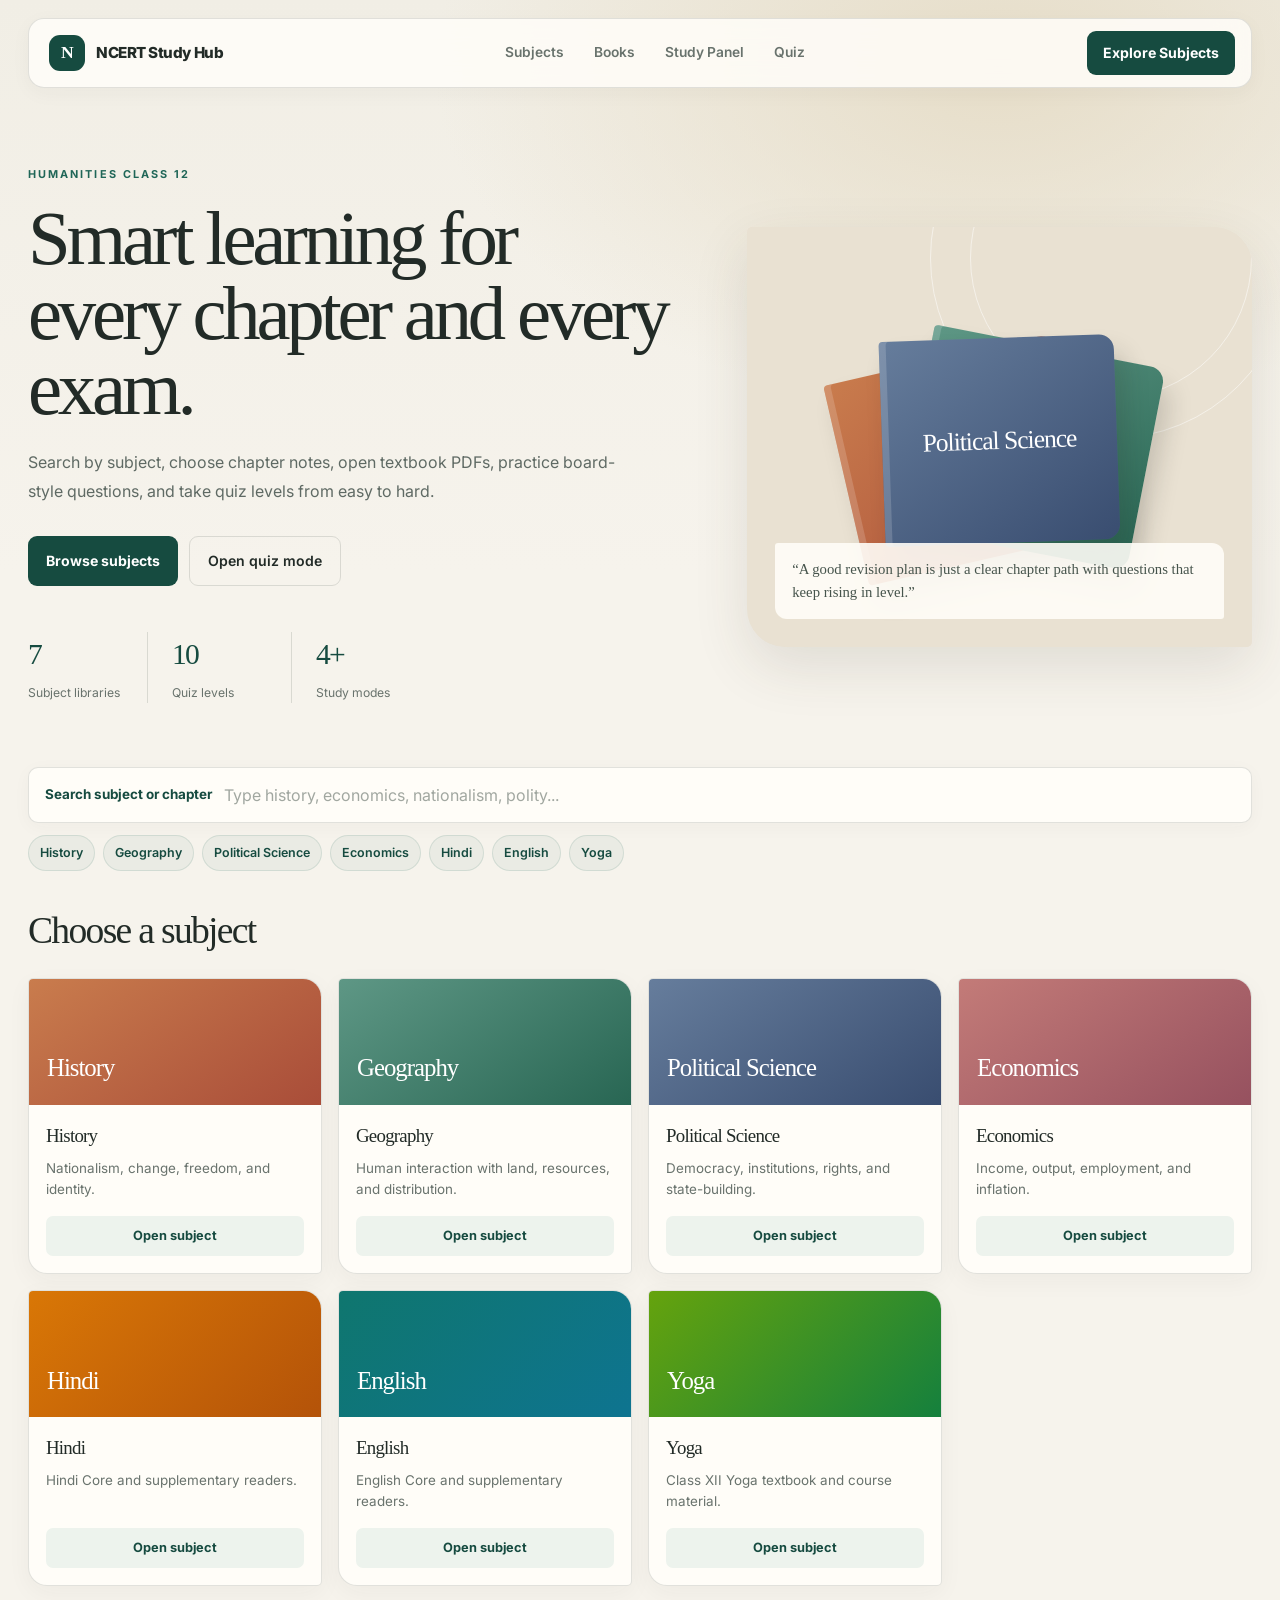
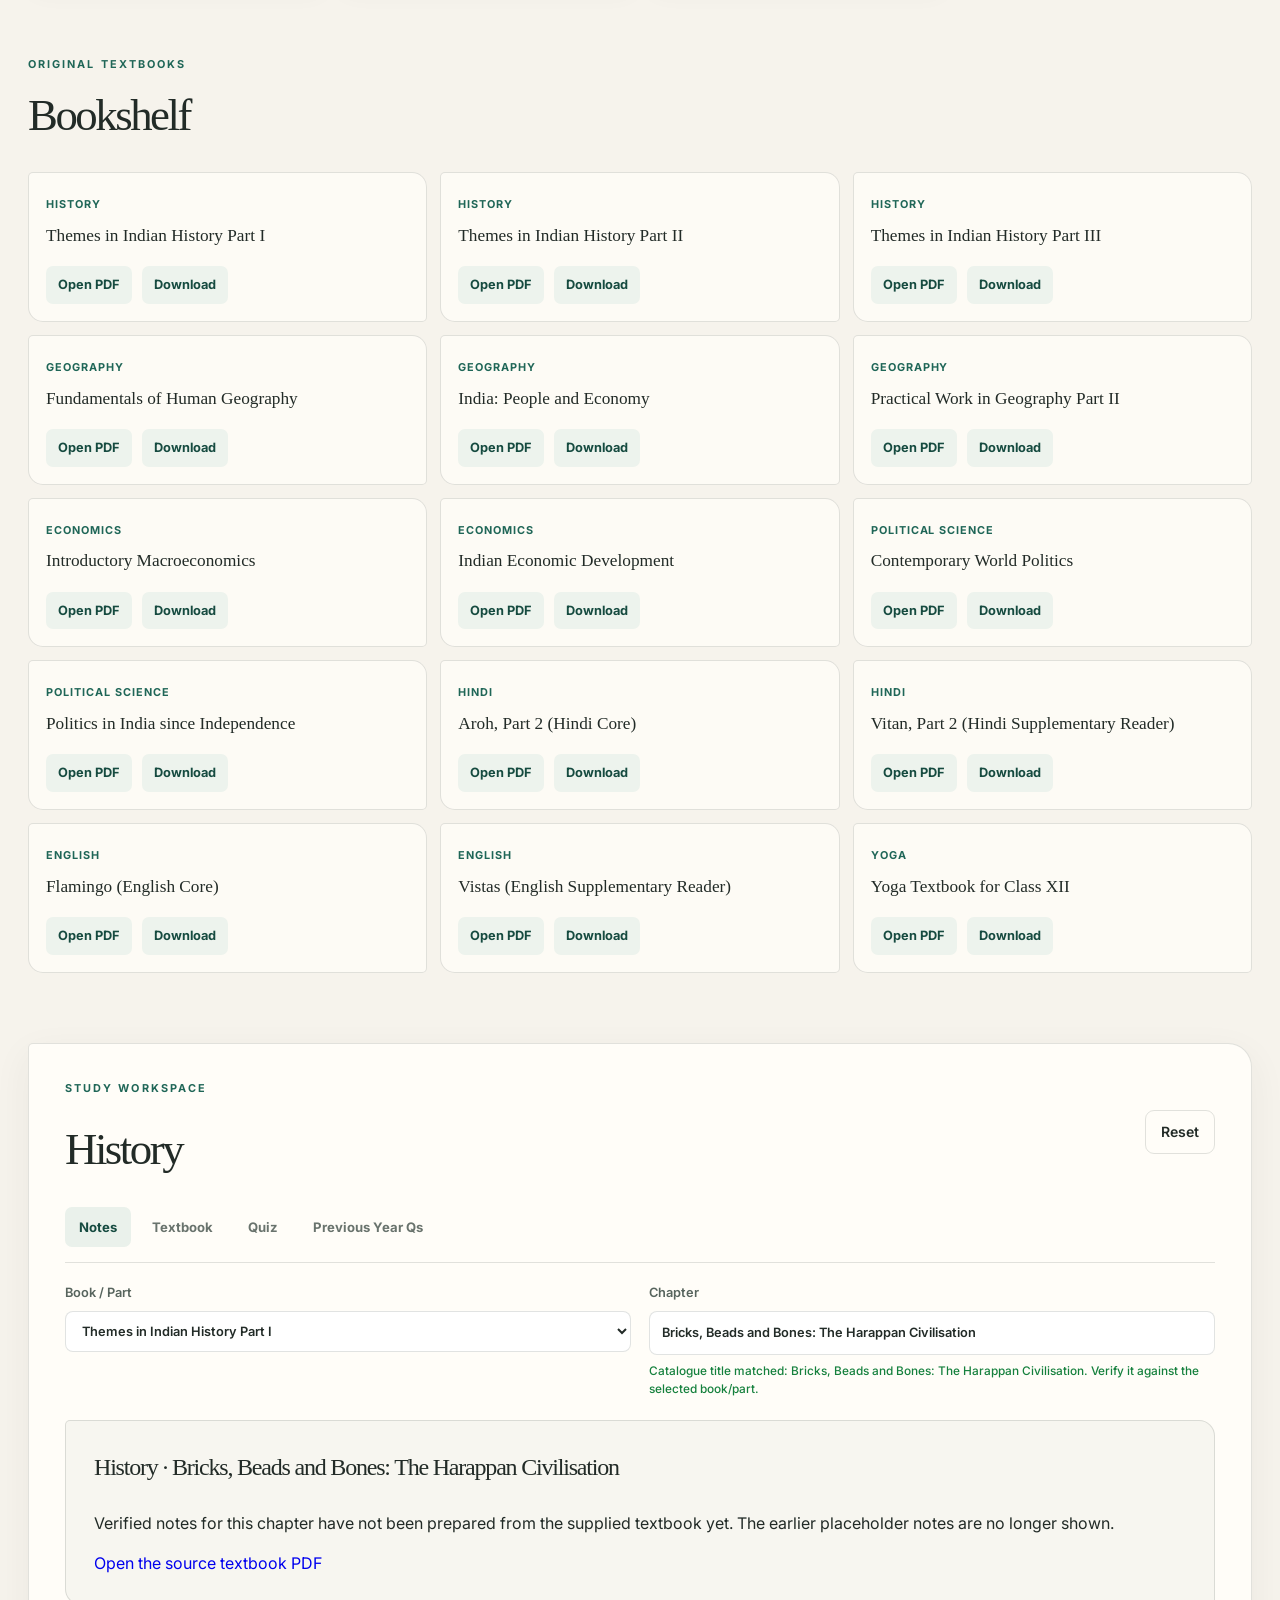
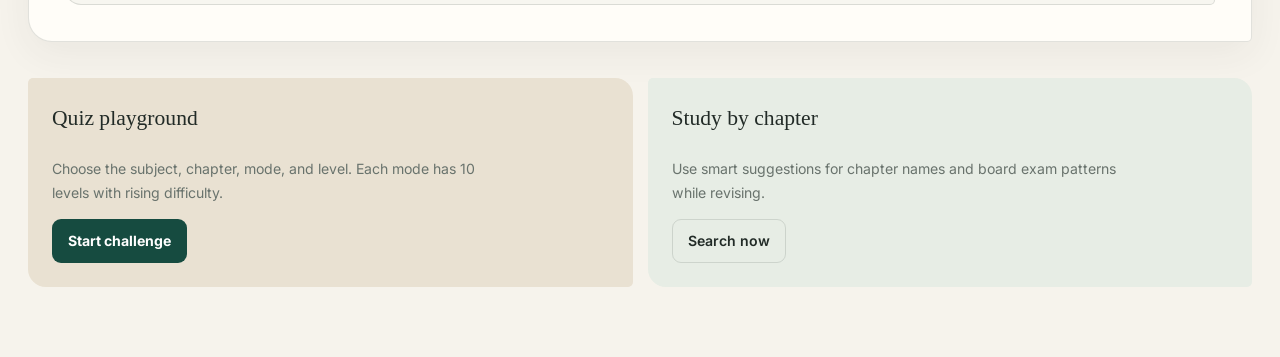
<file: index.html>
<!DOCTYPE html>
<html lang="en">
  <head>
    <meta charset="UTF-8" />
    <meta name="viewport" content="width=device-width, initial-scale=1.0" />
    <meta name="google-site-verification" content="CiRd9I6cgoBS4RTFbP-DKDucyhzN3W1mIQlgokAg-4g" />
    <title>NCERT Humanities Study Hub</title>
    <meta
      name="description"
      content="Subject-based humanities study portal with notes, textbook access, quiz levels, and previous-year exam practice."
    />
    <link rel="preconnect" href="https://fonts.googleapis.com" />
    <link rel="preconnect" href="https://fonts.gstatic.com" crossorigin />
    <link
      href="https://fonts.googleapis.com/css2?family=Inter:wght@400;500;600;700;800&display=swap"
      rel="stylesheet"
    />
    <link rel="stylesheet" href="style.css?v=20261007-refinish" />
  </head>
  <body>
    <header class="topbar">
      <div class="brand">
        <span class="brand-mark">N</span>
        <span>NCERT Study Hub</span>
      </div>

      <nav class="nav">
        <a href="#subjects">Subjects</a>
        <a href="#bookshelf">Books</a>
        <a href="#study-panel">Study Panel</a>
        <a href="#quiz-link">Quiz</a>
      </nav>

      <a class="cta" href="#subjects">Explore Subjects</a>
    </header>

    <main>
      <section class="hero">
        <div class="hero-copy">
          <p class="eyebrow">Humanities Class 12</p>
          <h1>Smart learning for every chapter and every exam.</h1>
          <p class="hero-text">
            Search by subject, choose chapter notes, open textbook PDFs, practice board-style questions,
            and take quiz levels from easy to hard.
          </p>

          <div class="hero-actions">
            <a class="primary-btn" href="#subjects">Browse subjects</a>
            <a class="secondary-btn" href="quiz.html">Open quiz mode</a>
          </div>

          <div class="stats">
            <div>
              <strong>7</strong>
              <span>Subject libraries</span>
            </div>
            <div>
              <strong>10</strong>
              <span>Quiz levels</span>
            </div>
            <div>
              <strong>4+</strong>
              <span>Study modes</span>
            </div>
          </div>
        </div>

        <div class="hero-panel">
          <div class="book-stack">
            <div class="stack-book history">History</div>
            <div class="stack-book geography">Geography</div>
            <div class="stack-book polity">Political Science</div>
          </div>

          <div class="quote-card">
            <p>“A good revision plan is just a clear chapter path with questions that keep rising in level.”</p>
          </div>
        </div>
      </section>

      <section id="subjects" class="search-wrapper">
        <div class="search-box full-width">
          <span>Search subject or chapter</span>
          <input id="subjectSearch" type="search" placeholder="Type history, economics, nationalism, polity..." />
        </div>
        <ul id="suggestions" class="suggestions"></ul>
      </section>

      <section id="flashcards" class="subjects-grid"></section>

      <section id="bookshelf" class="book-shelf-section">
        <div class="section-heading">
          <div>
            <p class="eyebrow">Original textbooks</p>
            <h2>Bookshelf</h2>
          </div>
        </div>
        <div id="bookShelfGrid" class="book-shelf-grid"></div>
      </section>

      <section id="study-panel" class="study-panel">
        <div class="panel-header">
          <div>
            <p class="eyebrow">Study workspace</p>
            <h2 id="selectedSubjectTitle">Select a subject</h2>
          </div>
          <button id="resetSubject" class="ghost-btn" type="button">Reset</button>
        </div>

        <div class="mode-tabs">
          <button class="mode-btn active" data-mode="notes" type="button">Notes</button>
          <button class="mode-btn" data-mode="textbook" type="button">Textbook</button>
          <button class="mode-btn" data-mode="quiz" type="button">Quiz</button>
          <button class="mode-btn" data-mode="pyq" type="button">Previous Year Qs</button>
        </div>

        <div class="study-controls">
          <label>
            <span>Book / Part</span>
            <select id="bookSelect"></select>
          </label>

          <label>
            <span>Chapter</span>
            <input id="chapterSearch" type="search" list="chapterSuggestions" placeholder="Enter the exact chapter title from your book" autocomplete="off" />
            <datalist id="chapterSuggestions"></datalist>
            <small id="chapterHint" class="field-hint">Select the book/part, then type the chapter name exactly as printed. Current suggestions are interim until you provide the PDFs.</small>
          </label>
        </div>

        <div id="contentArea" class="content-area"></div>
      </section>

      <section id="quiz-link" class="quick-actions">
        <div class="quick-box">
          <h3>Quiz playground</h3>
          <p>Choose the subject, chapter, mode, and level. Each mode has 10 levels with rising difficulty.</p>
          <a class="primary-btn" href="quiz.html">Start challenge</a>
        </div>
        <div class="quick-box">
          <h3>Study by chapter</h3>
          <p>Use smart suggestions for chapter names and board exam patterns while revising.</p>
          <a class="secondary-btn" href="#subjects">Search now</a>
        </div>
      </section>
    </main>

    <script src="subject-data.js?v=20261010"></script>
    <script src="history-questions.js?v=20261008"></script>
    <script src="chapter-questions.js?v=20261010"></script>
    <script src="app.js?v=20261008"></script>
  </body>
</html>
</file>
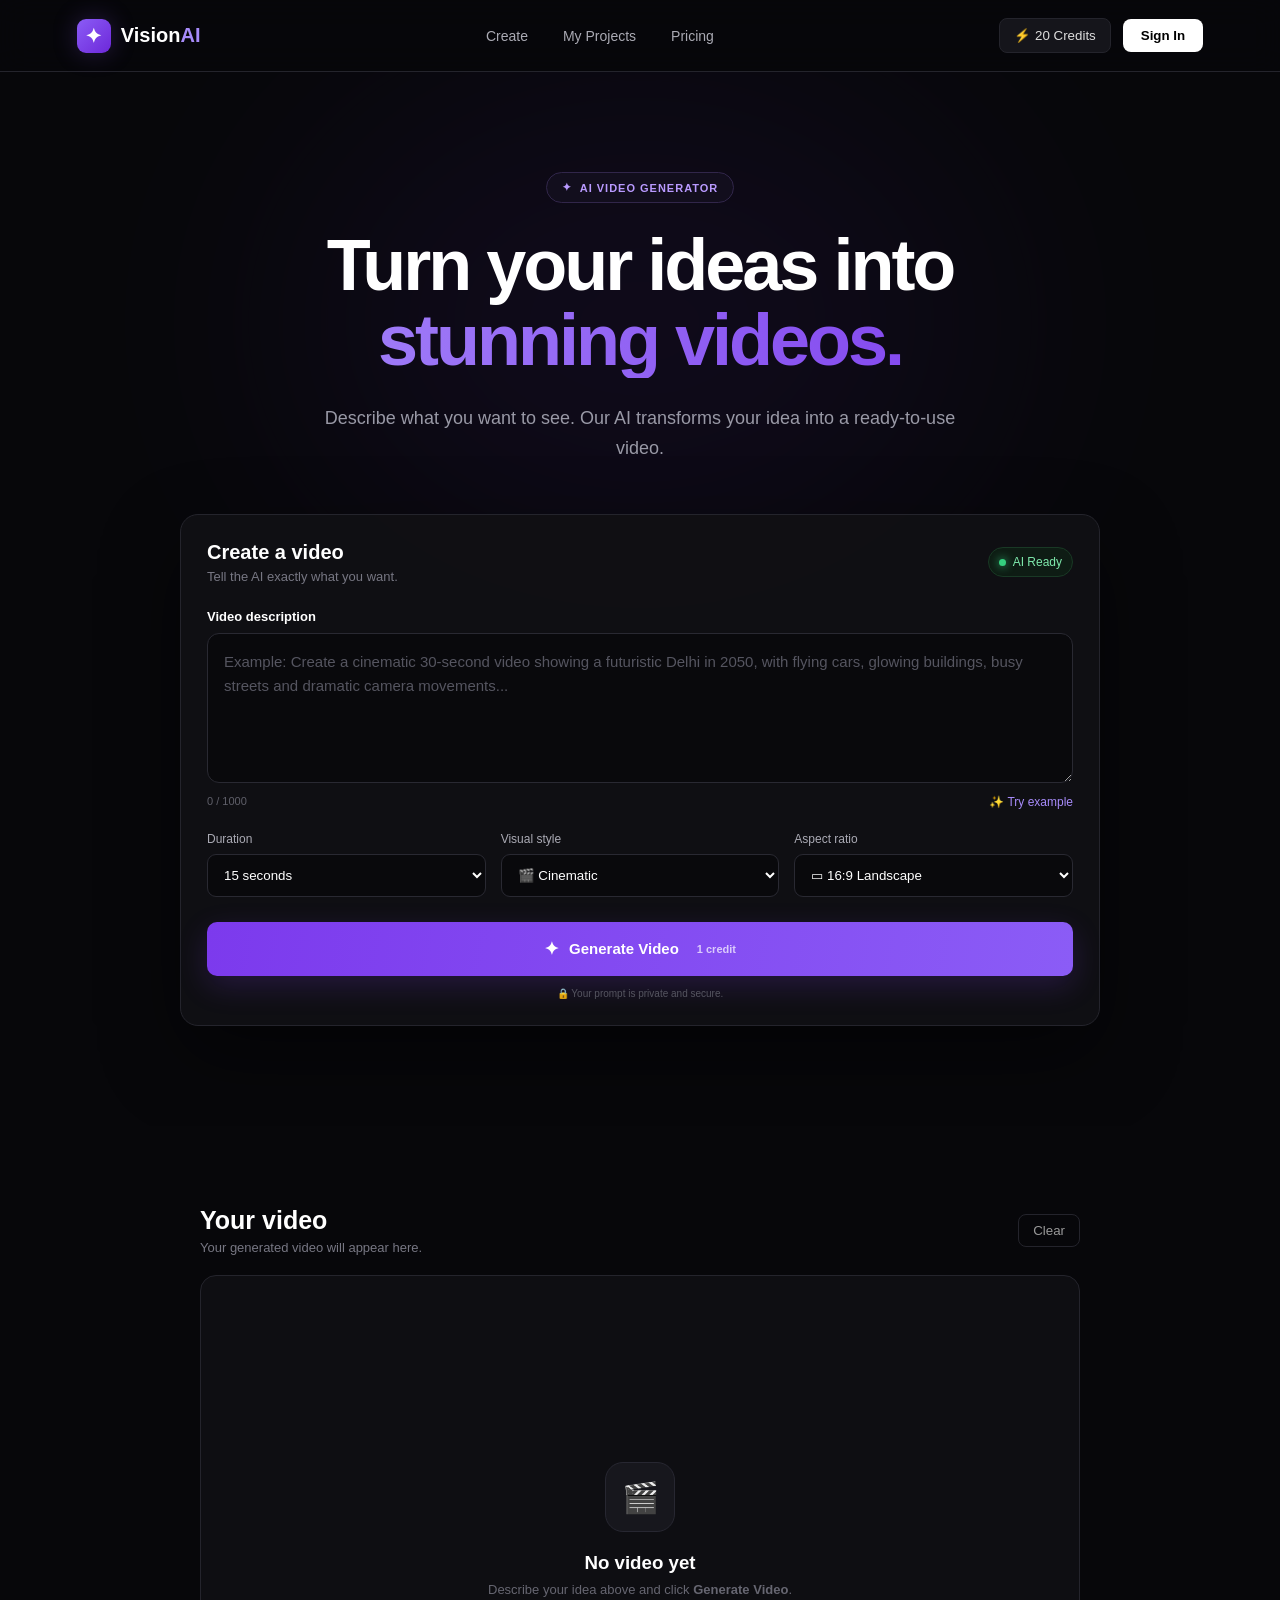
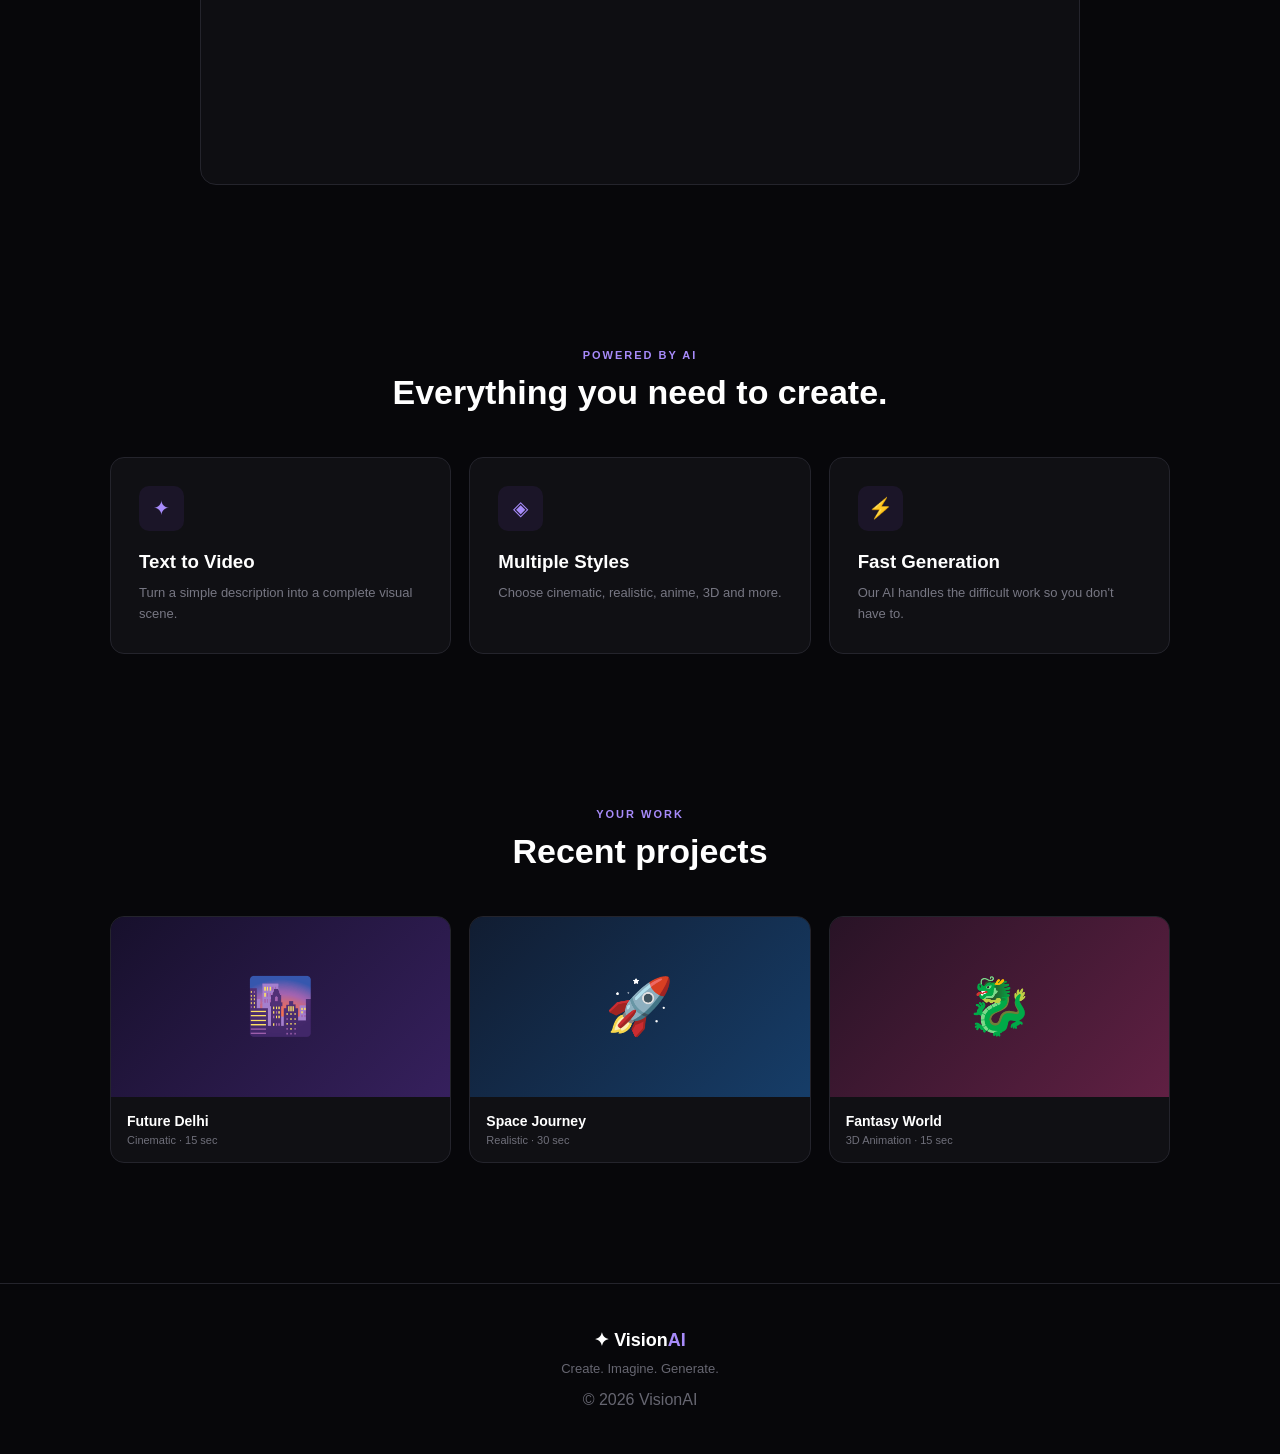
<file: ai/index.html>
<!DOCTYPE html>
<html lang="en">
<head>
    <meta charset="UTF-8">
    <meta name="viewport" content="width=device-width, initial-scale=1.0">

    <title>VisionAI — AI Video Generator</title>

    <link rel="stylesheet" href="style.css">
</head>

<body>

    <!-- ================= NAVBAR ================= -->

    <header class="navbar">

        <div class="logo">
            <div class="logo-icon">✦</div>
            <span>Vision<span class="purple">AI</span></span>
        </div>

        <nav class="nav-links">
            <a href="#create">Create</a>
            <a href="#projects">My Projects</a>
            <a href="#pricing">Pricing</a>
        </nav>

        <div class="nav-right">
            <button class="credits-btn">
                ⚡ 20 Credits
            </button>

            <button class="login-btn">
                Sign In
            </button>
        </div>

    </header>


    <!-- ================= HERO ================= -->

    <main>

        <section class="hero" id="create">

            <div class="hero-background"></div>

            <div class="hero-content">

                <div class="badge">
                    <span>✦</span>
                    AI VIDEO GENERATOR
                </div>

                <h1>
                    Turn your ideas into
                    <span>stunning videos.</span>
                </h1>

                <p class="hero-description">
                    Describe what you want to see. Our AI transforms
                    your idea into a ready-to-use video.
                </p>


                <!-- ================= CREATOR ================= -->

                <div class="creator-card">

                    <div class="creator-header">

                        <div>
                            <h2>Create a video</h2>

                            <p>
                                Tell the AI exactly what you want.
                            </p>
                        </div>

                        <div class="ai-status">
                            <span class="status-dot"></span>
                            AI Ready
                        </div>

                    </div>


                    <!-- PROMPT -->

                    <div class="prompt-section">

                        <label for="prompt">
                            Video description
                        </label>

                        <textarea
                            id="prompt"
                            maxlength="1000"
                            placeholder="Example: Create a cinematic 30-second video showing a futuristic Delhi in 2050, with flying cars, glowing buildings, busy streets and dramatic camera movements..."
                        ></textarea>

                        <div class="prompt-bottom">

                            <span id="characterCount">
                                0 / 1000
                            </span>

                            <button
                                class="example-btn"
                                id="exampleBtn"
                            >
                                ✨ Try example
                            </button>

                        </div>

                    </div>


                    <!-- OPTIONS -->

                    <div class="options-grid">

                        <div class="input-group">

                            <label for="duration">
                                Duration
                            </label>

                            <select id="duration">

                                <option value="5">
                                    5 seconds
                                </option>

                                <option value="10">
                                    10 seconds
                                </option>

                                <option value="15" selected>
                                    15 seconds
                                </option>

                                <option value="30">
                                    30 seconds
                                </option>

                                <option value="60">
                                    60 seconds
                                </option>

                            </select>

                        </div>


                        <div class="input-group">

                            <label for="style">
                                Visual style
                            </label>

                            <select id="style">

                                <option value="Cinematic" selected>
                                    🎬 Cinematic
                                </option>

                                <option value="Realistic">
                                    📷 Realistic
                                </option>

                                <option value="Anime">
                                    🎨 Anime
                                </option>

                                <option value="3D Animation">
                                    🧊 3D Animation
                                </option>

                                <option value="Cartoon">
                                    🖍️ Cartoon
                                </option>

                                <option value="Documentary">
                                    🎥 Documentary
                                </option>

                            </select>

                        </div>


                        <div class="input-group">

                            <label for="ratio">
                                Aspect ratio
                            </label>

                            <select id="ratio">

                                <option value="16:9" selected>
                                    ▭ 16:9 Landscape
                                </option>

                                <option value="9:16">
                                    ▯ 9:16 Portrait
                                </option>

                                <option value="1:1">
                                    □ 1:1 Square
                                </option>

                            </select>

                        </div>

                    </div>


                    <!-- GENERATE -->

                    <button
                        class="generate-btn"
                        id="generateBtn"
                    >

                        <span class="generate-icon">
                            ✦
                        </span>

                        Generate Video

                        <span class="credit-cost">
                            1 credit
                        </span>

                    </button>


                    <p class="secure-text">
                        🔒 Your prompt is private and secure.
                    </p>

                </div>

            </div>

        </section>


        <!-- ================= RESULT ================= -->

        <section class="result-section">

            <div class="section-heading">

                <div>
                    <h2>Your video</h2>

                    <p>
                        Your generated video will appear here.
                    </p>
                </div>

                <button
                    class="clear-btn"
                    id="clearBtn"
                >
                    Clear
                </button>

            </div>


            <div
                class="video-card"
                id="videoCard"
            >

                <!-- EMPTY STATE -->

                <div
                    class="empty-state"
                    id="emptyState"
                >

                    <div class="empty-icon">
                        🎬
                    </div>

                    <h3>
                        No video yet
                    </h3>

                    <p>
                        Describe your idea above and click
                        <strong>Generate Video</strong>.
                    </p>

                </div>


                <!-- LOADING STATE -->

                <div
                    class="loading-state hidden"
                    id="loadingState"
                >

                    <div class="loading-spinner"></div>

                    <h3>
                        Creating your video...
                    </h3>

                    <p id="loadingText">
                        Understanding your idea...
                    </p>

                    <div class="progress-container">

                        <div
                            class="progress-bar"
                            id="progressBar"
                        ></div>

                    </div>

                    <span
                        class="progress-number"
                        id="progressNumber"
                    >
                        0%
                    </span>

                </div>


                <!-- VIDEO RESULT -->

                <div
                    class="video-result hidden"
                    id="videoResult"
                >

                    <div class="fake-video">

                        <div class="fake-video-content">

                            <div class="play-button">
                                ▶
                            </div>

                            <p>
                                AI VIDEO PREVIEW
                            </p>

                        </div>

                    </div>

                    <div class="result-actions">

                        <button
                            class="download-btn"
                            id="downloadBtn"
                        >
                            ↓ Download Video
                        </button>

                        <button
                            class="secondary-btn"
                            id="newVideoBtn"
                        >
                            + Create Another
                        </button>

                    </div>

                </div>

            </div>


            <!-- VIDEO DETAILS -->

            <div
                class="video-details hidden"
                id="videoDetails"
            >

                <div class="detail">

                    <span class="detail-label">
                        Status
                    </span>

                    <strong id="detailStatus">
                        Completed
                    </strong>

                </div>


                <div class="detail">

                    <span class="detail-label">
                        Duration
                    </span>

                    <strong id="detailDuration">
                        —
                    </strong>

                </div>


                <div class="detail">

                    <span class="detail-label">
                        Style
                    </span>

                    <strong id="detailStyle">
                        —
                    </strong>

                </div>


                <div class="detail">

                    <span class="detail-label">
                        Ratio
                    </span>

                    <strong id="detailRatio">
                        —
                    </strong>

                </div>

            </div>

        </section>


        <!-- ================= FEATURES ================= -->

        <section class="features-section">

            <div class="section-title">

                <span class="small-label">
                    POWERED BY AI
                </span>

                <h2>
                    Everything you need to create.
                </h2>

            </div>


            <div class="features-grid">

                <div class="feature-card">

                    <div class="feature-icon">
                        ✦
                    </div>

                    <h3>
                        Text to Video
                    </h3>

                    <p>
                        Turn a simple description into
                        a complete visual scene.
                    </p>

                </div>


                <div class="feature-card">

                    <div class="feature-icon">
                        ◈
                    </div>

                    <h3>
                        Multiple Styles
                    </h3>

                    <p>
                        Choose cinematic, realistic,
                        anime, 3D and more.
                    </p>

                </div>


                <div class="feature-card">

                    <div class="feature-icon">
                        ⚡
                    </div>

                    <h3>
                        Fast Generation
                    </h3>

                    <p>
                        Our AI handles the difficult
                        work so you don't have to.
                    </p>

                </div>

            </div>

        </section>


        <!-- ================= PROJECTS ================= -->

        <section
            class="projects-section"
            id="projects"
        >

            <div class="section-title">

                <span class="small-label">
                    YOUR WORK
                </span>

                <h2>
                    Recent projects
                </h2>

            </div>


            <div class="projects-grid">

                <div class="project-card">

                    <div class="project-thumbnail thumbnail-one">
                        🌆
                    </div>

                    <div class="project-info">

                        <h3>
                            Future Delhi
                        </h3>

                        <p>
                            Cinematic · 15 sec
                        </p>

                    </div>

                </div>


                <div class="project-card">

                    <div class="project-thumbnail thumbnail-two">
                        🚀
                    </div>

                    <div class="project-info">

                        <h3>
                            Space Journey
                        </h3>

                        <p>
                            Realistic · 30 sec
                        </p>

                    </div>

                </div>


                <div class="project-card">

                    <div class="project-thumbnail thumbnail-three">
                        🐉
                    </div>

                    <div class="project-info">

                        <h3>
                            Fantasy World
                        </h3>

                        <p>
                            3D Animation · 15 sec
                        </p>

                    </div>

                </div>

            </div>

        </section>

    </main>


    <!-- ================= FOOTER ================= -->

    <footer>

        <div class="footer-logo">
            ✦ Vision<span class="purple">AI</span>
        </div>

        <p>
            Create. Imagine. Generate.
        </p>

        <span>
            © 2026 VisionAI
        </span>

    </footer>


    <script src="script.js"></script>


</body>
</html>
</file>
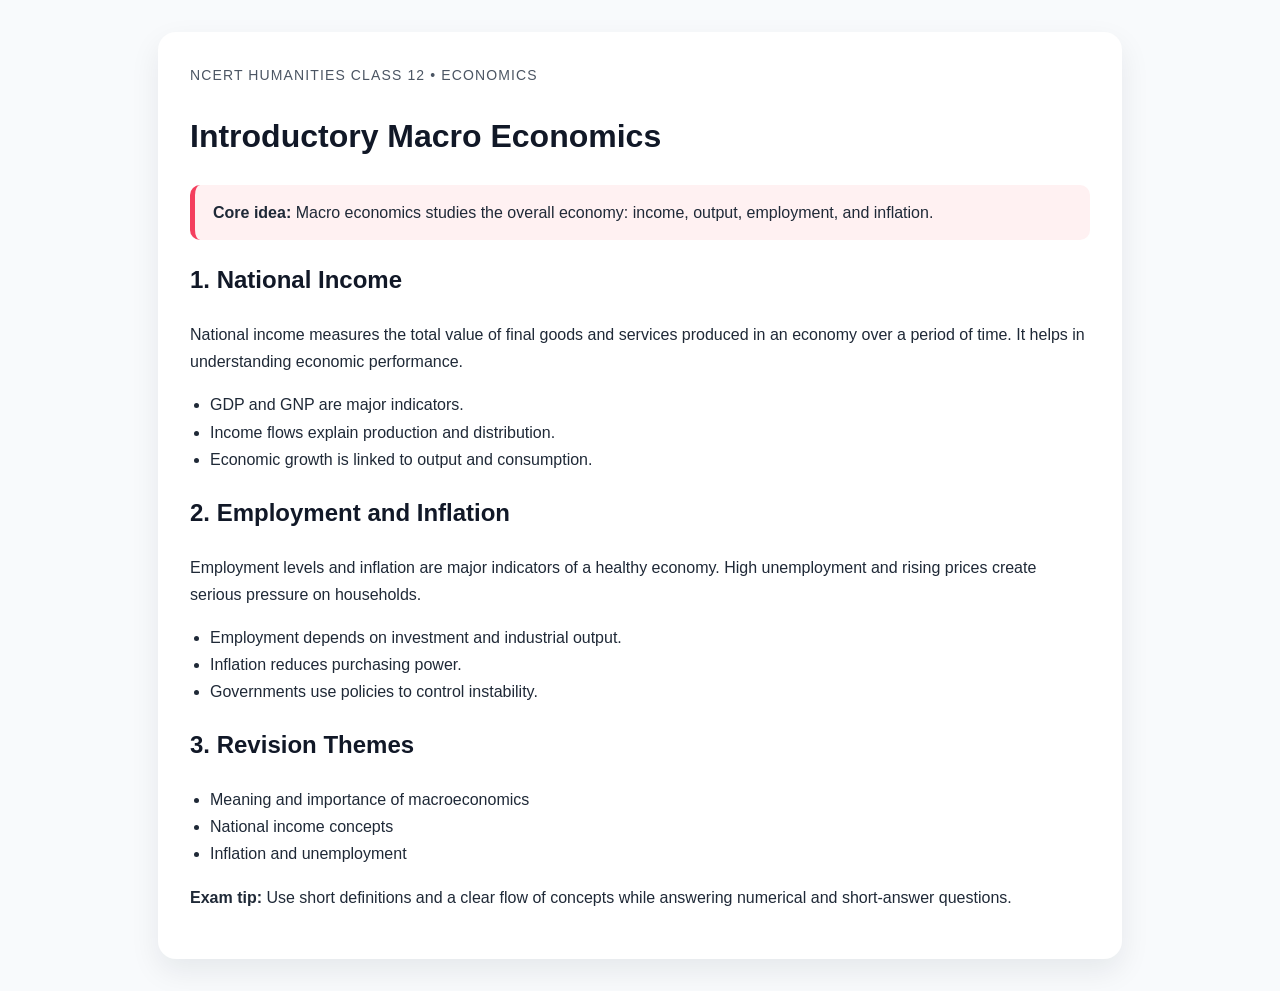
<file: notes/economics.html>
<!DOCTYPE html>
<html lang="en">
  <head>
    <meta charset="UTF-8" />
    <meta name="viewport" content="width=device-width, initial-scale=1.0" />
    <title>Economics Notes</title>
    <style>
      body { font-family: Arial, sans-serif; margin: 32px; line-height: 1.7; color: #1f2937; background: #f8fafc; }
      .container { max-width: 900px; margin: 0 auto; background: white; padding: 32px; border-radius: 18px; box-shadow: 0 12px 30px rgba(15,23,42,.08); }
      h1, h2, h3 { color: #111827; }
      .meta { color: #4b5563; font-size: 14px; text-transform: uppercase; letter-spacing: .08em; }
      ul { padding-left: 20px; }
      .box { background: #fff1f2; border-left: 5px solid #f43f5e; padding: 14px 18px; border-radius: 10px; margin: 20px 0; }
    </style>
  </head>
  <body>
    <div class="container">
      <div class="meta">NCERT Humanities Class 12 • Economics</div>
      <h1>Introductory Macro Economics</h1>

      <div class="box">
        <strong>Core idea:</strong> Macro economics studies the overall economy: income, output, employment, and inflation.
      </div>

      <h2>1. National Income</h2>
      <p>National income measures the total value of final goods and services produced in an economy over a period of time. It helps in understanding economic performance.</p>
      <ul>
        <li>GDP and GNP are major indicators.</li>
        <li>Income flows explain production and distribution.</li>
        <li>Economic growth is linked to output and consumption.</li>
      </ul>

      <h2>2. Employment and Inflation</h2>
      <p>Employment levels and inflation are major indicators of a healthy economy. High unemployment and rising prices create serious pressure on households.</p>
      <ul>
        <li>Employment depends on investment and industrial output.</li>
        <li>Inflation reduces purchasing power.</li>
        <li>Governments use policies to control instability.</li>
      </ul>

      <h2>3. Revision Themes</h2>
      <ul>
        <li>Meaning and importance of macroeconomics</li>
        <li>National income concepts</li>
        <li>Inflation and unemployment</li>
      </ul>

      <p><strong>Exam tip:</strong> Use short definitions and a clear flow of concepts while answering numerical and short-answer questions.</p>
    </div>
  </body>
</html>
</file>
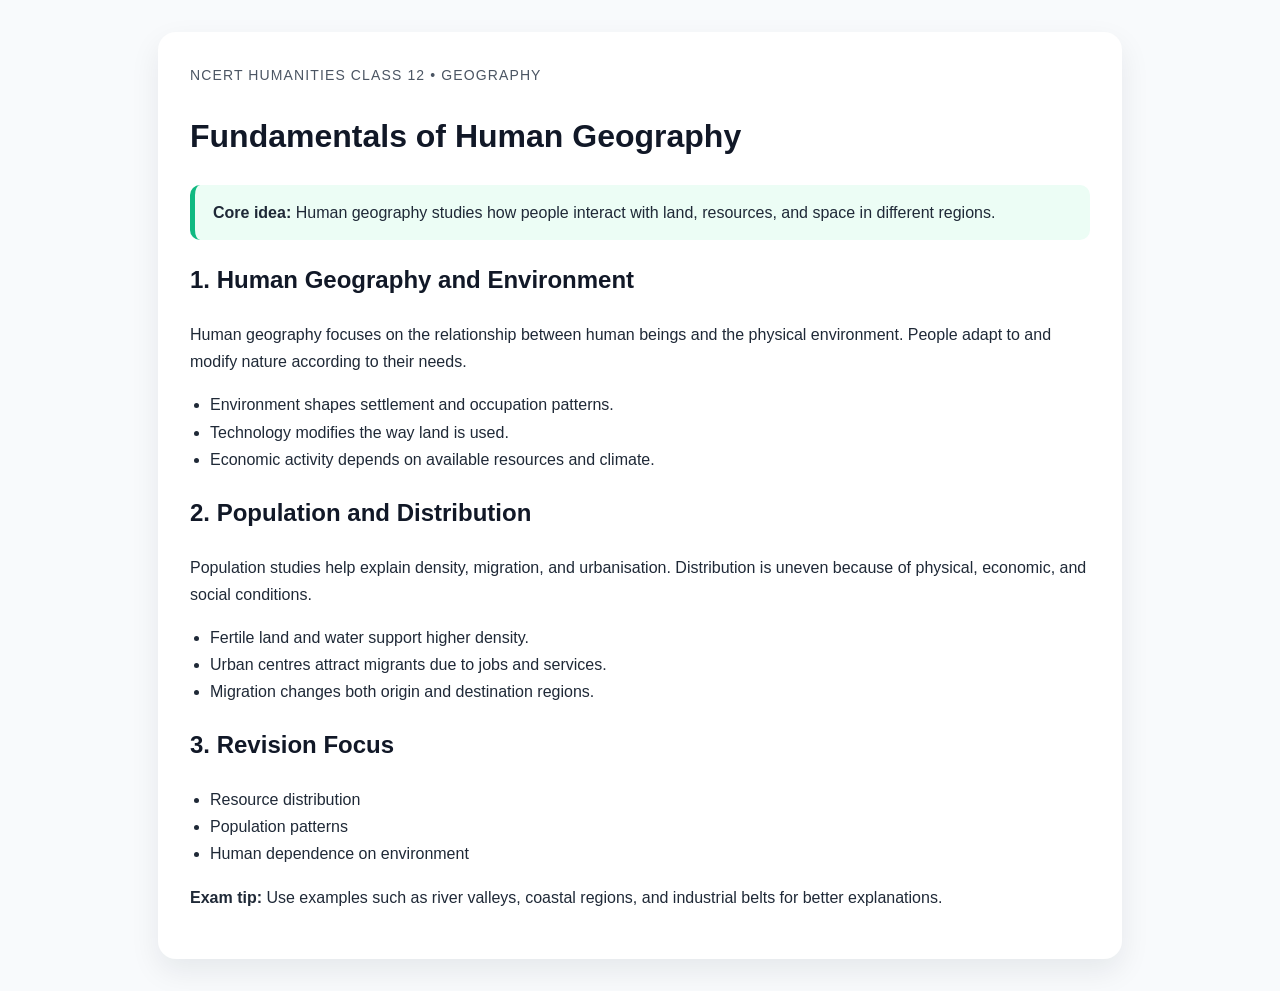
<file: notes/geography.html>
<!DOCTYPE html>
<html lang="en">
  <head>
    <meta charset="UTF-8" />
    <meta name="viewport" content="width=device-width, initial-scale=1.0" />
    <title>Geography Notes</title>
    <style>
      body { font-family: Arial, sans-serif; margin: 32px; line-height: 1.7; color: #1f2937; background: #f8fafc; }
      .container { max-width: 900px; margin: 0 auto; background: white; padding: 32px; border-radius: 18px; box-shadow: 0 12px 30px rgba(15,23,42,.08); }
      h1, h2, h3 { color: #111827; }
      .meta { color: #4b5563; font-size: 14px; text-transform: uppercase; letter-spacing: .08em; }
      ul { padding-left: 20px; }
      .box { background: #ecfdf5; border-left: 5px solid #10b981; padding: 14px 18px; border-radius: 10px; margin: 20px 0; }
    </style>
  </head>
  <body>
    <div class="container">
      <div class="meta">NCERT Humanities Class 12 • Geography</div>
      <h1>Fundamentals of Human Geography</h1>

      <div class="box">
        <strong>Core idea:</strong> Human geography studies how people interact with land, resources, and space in different regions.
      </div>

      <h2>1. Human Geography and Environment</h2>
      <p>Human geography focuses on the relationship between human beings and the physical environment. People adapt to and modify nature according to their needs.</p>
      <ul>
        <li>Environment shapes settlement and occupation patterns.</li>
        <li>Technology modifies the way land is used.</li>
        <li>Economic activity depends on available resources and climate.</li>
      </ul>

      <h2>2. Population and Distribution</h2>
      <p>Population studies help explain density, migration, and urbanisation. Distribution is uneven because of physical, economic, and social conditions.</p>
      <ul>
        <li>Fertile land and water support higher density.</li>
        <li>Urban centres attract migrants due to jobs and services.</li>
        <li>Migration changes both origin and destination regions.</li>
      </ul>

      <h2>3. Revision Focus</h2>
      <ul>
        <li>Resource distribution</li>
        <li>Population patterns</li>
        <li>Human dependence on environment</li>
      </ul>

      <p><strong>Exam tip:</strong> Use examples such as river valleys, coastal regions, and industrial belts for better explanations.</p>
    </div>
  </body>
</html>
</file>
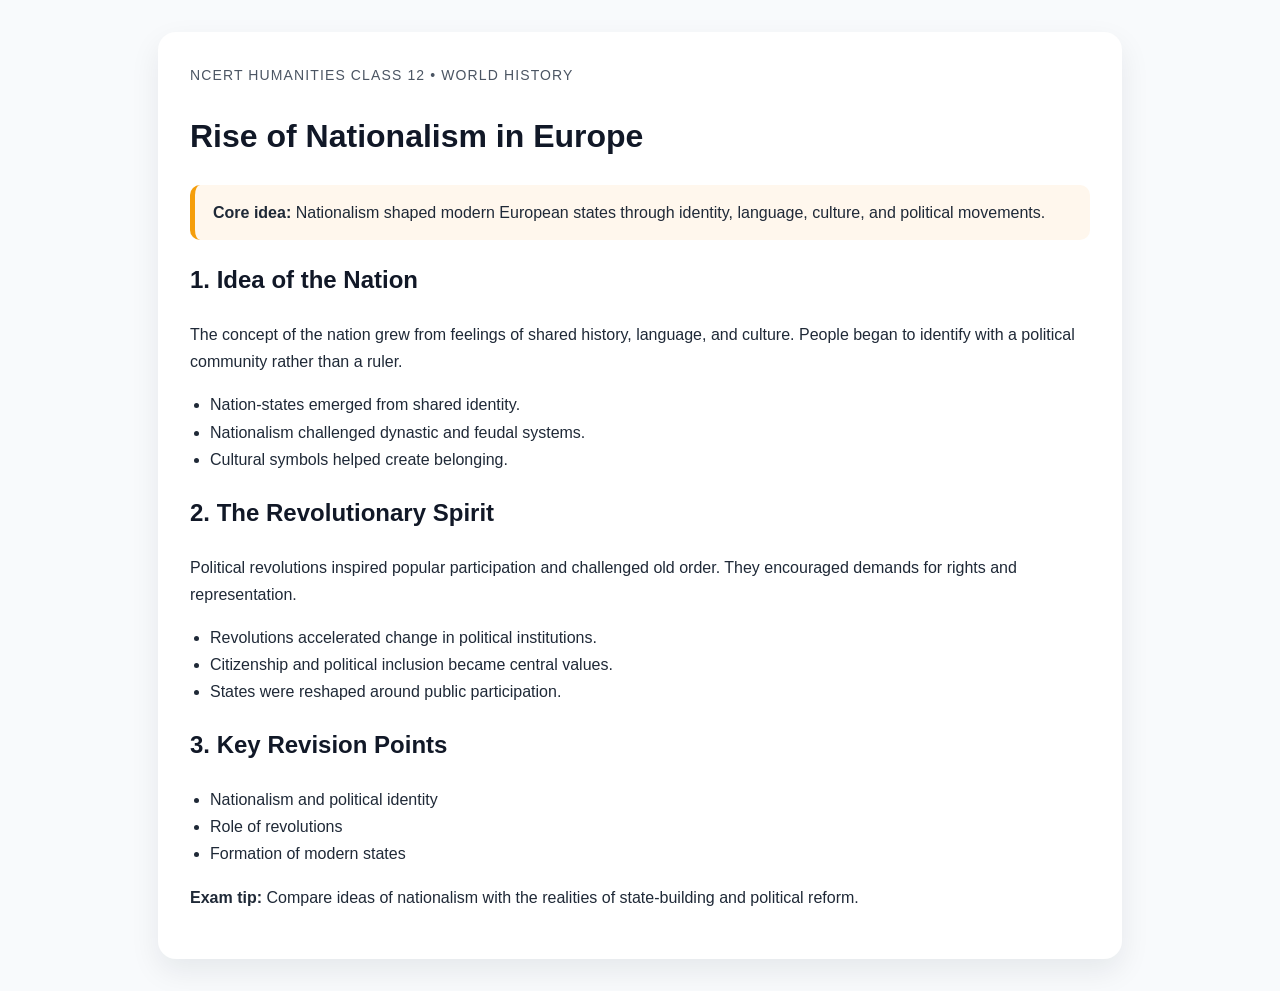
<file: notes/history-alt.html>
<!DOCTYPE html>
<html lang="en">
  <head>
    <meta charset="UTF-8" />
    <meta name="viewport" content="width=device-width, initial-scale=1.0" />
    <title>World History Notes</title>
    <style>
      body { font-family: Arial, sans-serif; margin: 32px; line-height: 1.7; color: #1f2937; background: #f8fafc; }
      .container { max-width: 900px; margin: 0 auto; background: white; padding: 32px; border-radius: 18px; box-shadow: 0 12px 30px rgba(15,23,42,.08); }
      h1, h2, h3 { color: #111827; }
      .meta { color: #4b5563; font-size: 14px; text-transform: uppercase; letter-spacing: .08em; }
      ul { padding-left: 20px; }
      .box { background: #fff7ed; border-left: 5px solid #f59e0b; padding: 14px 18px; border-radius: 10px; margin: 20px 0; }
    </style>
  </head>
  <body>
    <div class="container">
      <div class="meta">NCERT Humanities Class 12 • World History</div>
      <h1>Rise of Nationalism in Europe</h1>

      <div class="box">
        <strong>Core idea:</strong> Nationalism shaped modern European states through identity, language, culture, and political movements.
      </div>

      <h2>1. Idea of the Nation</h2>
      <p>The concept of the nation grew from feelings of shared history, language, and culture. People began to identify with a political community rather than a ruler.</p>
      <ul>
        <li>Nation-states emerged from shared identity.</li>
        <li>Nationalism challenged dynastic and feudal systems.</li>
        <li>Cultural symbols helped create belonging.</li>
      </ul>

      <h2>2. The Revolutionary Spirit</h2>
      <p>Political revolutions inspired popular participation and challenged old order. They encouraged demands for rights and representation.</p>
      <ul>
        <li>Revolutions accelerated change in political institutions.</li>
        <li>Citizenship and political inclusion became central values.</li>
        <li>States were reshaped around public participation.</li>
      </ul>

      <h2>3. Key Revision Points</h2>
      <ul>
        <li>Nationalism and political identity</li>
        <li>Role of revolutions</li>
        <li>Formation of modern states</li>
      </ul>

      <p><strong>Exam tip:</strong> Compare ideas of nationalism with the realities of state-building and political reform.</p>
    </div>
  </body>
</html>
</file>
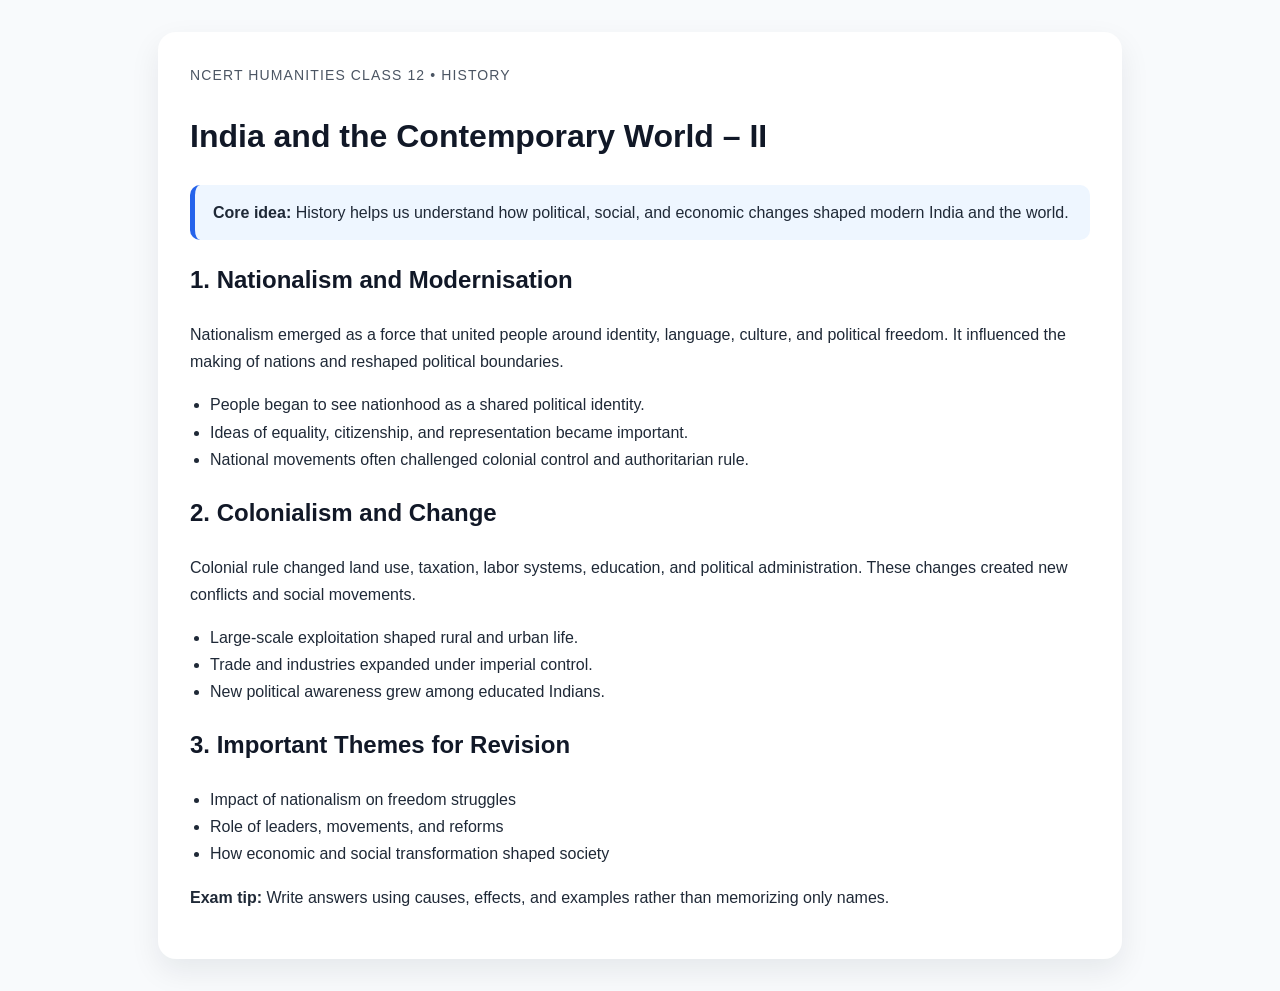
<file: notes/history.html>
<!DOCTYPE html>
<html lang="en">
  <head>
    <meta charset="UTF-8" />
    <meta name="viewport" content="width=device-width, initial-scale=1.0" />
    <title>History Notes</title>
    <style>
      body { font-family: Arial, sans-serif; margin: 32px; line-height: 1.7; color: #1f2937; background: #f8fafc; }
      .container { max-width: 900px; margin: 0 auto; background: white; padding: 32px; border-radius: 18px; box-shadow: 0 12px 30px rgba(15,23,42,.08); }
      h1, h2, h3 { color: #111827; }
      .meta { color: #4b5563; font-size: 14px; text-transform: uppercase; letter-spacing: .08em; }
      ul { padding-left: 20px; }
      .box { background: #eef6ff; border-left: 5px solid #2563eb; padding: 14px 18px; border-radius: 10px; margin: 20px 0; }
    </style>
  </head>
  <body>
    <div class="container">
      <div class="meta">NCERT Humanities Class 12 • History</div>
      <h1>India and the Contemporary World – II</h1>

      <div class="box">
        <strong>Core idea:</strong> History helps us understand how political, social, and economic changes shaped modern India and the world.
      </div>

      <h2>1. Nationalism and Modernisation</h2>
      <p>Nationalism emerged as a force that united people around identity, language, culture, and political freedom. It influenced the making of nations and reshaped political boundaries.</p>
      <ul>
        <li>People began to see nationhood as a shared political identity.</li>
        <li>Ideas of equality, citizenship, and representation became important.</li>
        <li>National movements often challenged colonial control and authoritarian rule.</li>
      </ul>

      <h2>2. Colonialism and Change</h2>
      <p>Colonial rule changed land use, taxation, labor systems, education, and political administration. These changes created new conflicts and social movements.</p>
      <ul>
        <li>Large-scale exploitation shaped rural and urban life.</li>
        <li>Trade and industries expanded under imperial control.</li>
        <li>New political awareness grew among educated Indians.</li>
      </ul>

      <h2>3. Important Themes for Revision</h2>
      <ul>
        <li>Impact of nationalism on freedom struggles</li>
        <li>Role of leaders, movements, and reforms</li>
        <li>How economic and social transformation shaped society</li>
      </ul>

      <p><strong>Exam tip:</strong> Write answers using causes, effects, and examples rather than memorizing only names.</p>
    </div>
  </body>
</html>
</file>
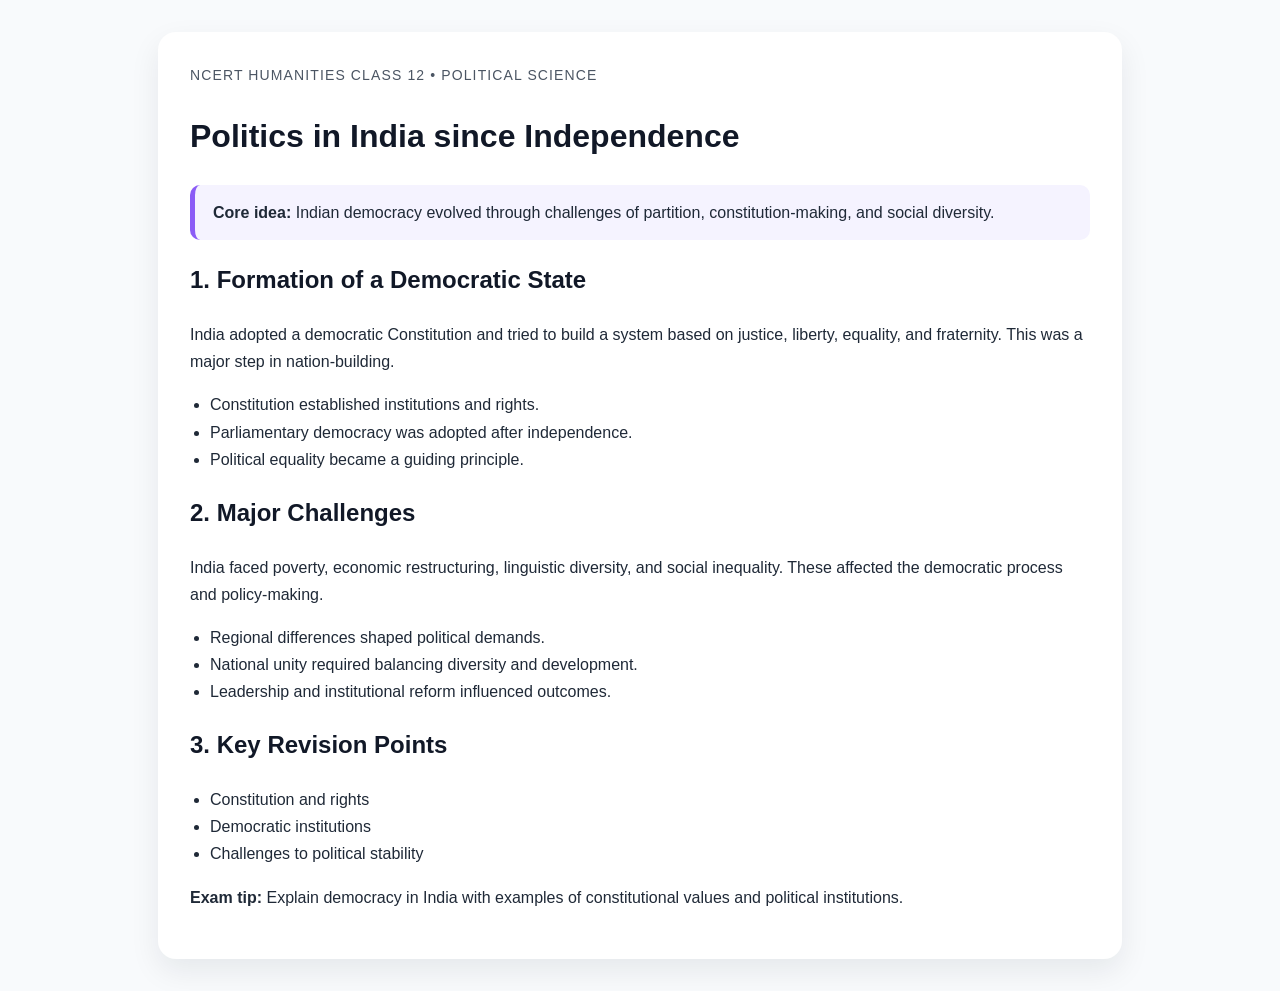
<file: notes/political-science.html>
<!DOCTYPE html>
<html lang="en">
  <head>
    <meta charset="UTF-8" />
    <meta name="viewport" content="width=device-width, initial-scale=1.0" />
    <title>Political Science Notes</title>
    <style>
      body { font-family: Arial, sans-serif; margin: 32px; line-height: 1.7; color: #1f2937; background: #f8fafc; }
      .container { max-width: 900px; margin: 0 auto; background: white; padding: 32px; border-radius: 18px; box-shadow: 0 12px 30px rgba(15,23,42,.08); }
      h1, h2, h3 { color: #111827; }
      .meta { color: #4b5563; font-size: 14px; text-transform: uppercase; letter-spacing: .08em; }
      ul { padding-left: 20px; }
      .box { background: #f5f3ff; border-left: 5px solid #8b5cf6; padding: 14px 18px; border-radius: 10px; margin: 20px 0; }
    </style>
  </head>
  <body>
    <div class="container">
      <div class="meta">NCERT Humanities Class 12 • Political Science</div>
      <h1>Politics in India since Independence</h1>

      <div class="box">
        <strong>Core idea:</strong> Indian democracy evolved through challenges of partition, constitution-making, and social diversity.
      </div>

      <h2>1. Formation of a Democratic State</h2>
      <p>India adopted a democratic Constitution and tried to build a system based on justice, liberty, equality, and fraternity. This was a major step in nation-building.</p>
      <ul>
        <li>Constitution established institutions and rights.</li>
        <li>Parliamentary democracy was adopted after independence.</li>
        <li>Political equality became a guiding principle.</li>
      </ul>

      <h2>2. Major Challenges</h2>
      <p>India faced poverty, economic restructuring, linguistic diversity, and social inequality. These affected the democratic process and policy-making.</p>
      <ul>
        <li>Regional differences shaped political demands.</li>
        <li>National unity required balancing diversity and development.</li>
        <li>Leadership and institutional reform influenced outcomes.</li>
      </ul>

      <h2>3. Key Revision Points</h2>
      <ul>
        <li>Constitution and rights</li>
        <li>Democratic institutions</li>
        <li>Challenges to political stability</li>
      </ul>

      <p><strong>Exam tip:</strong> Explain democracy in India with examples of constitutional values and political institutions.</p>
    </div>
  </body>
</html>
</file>
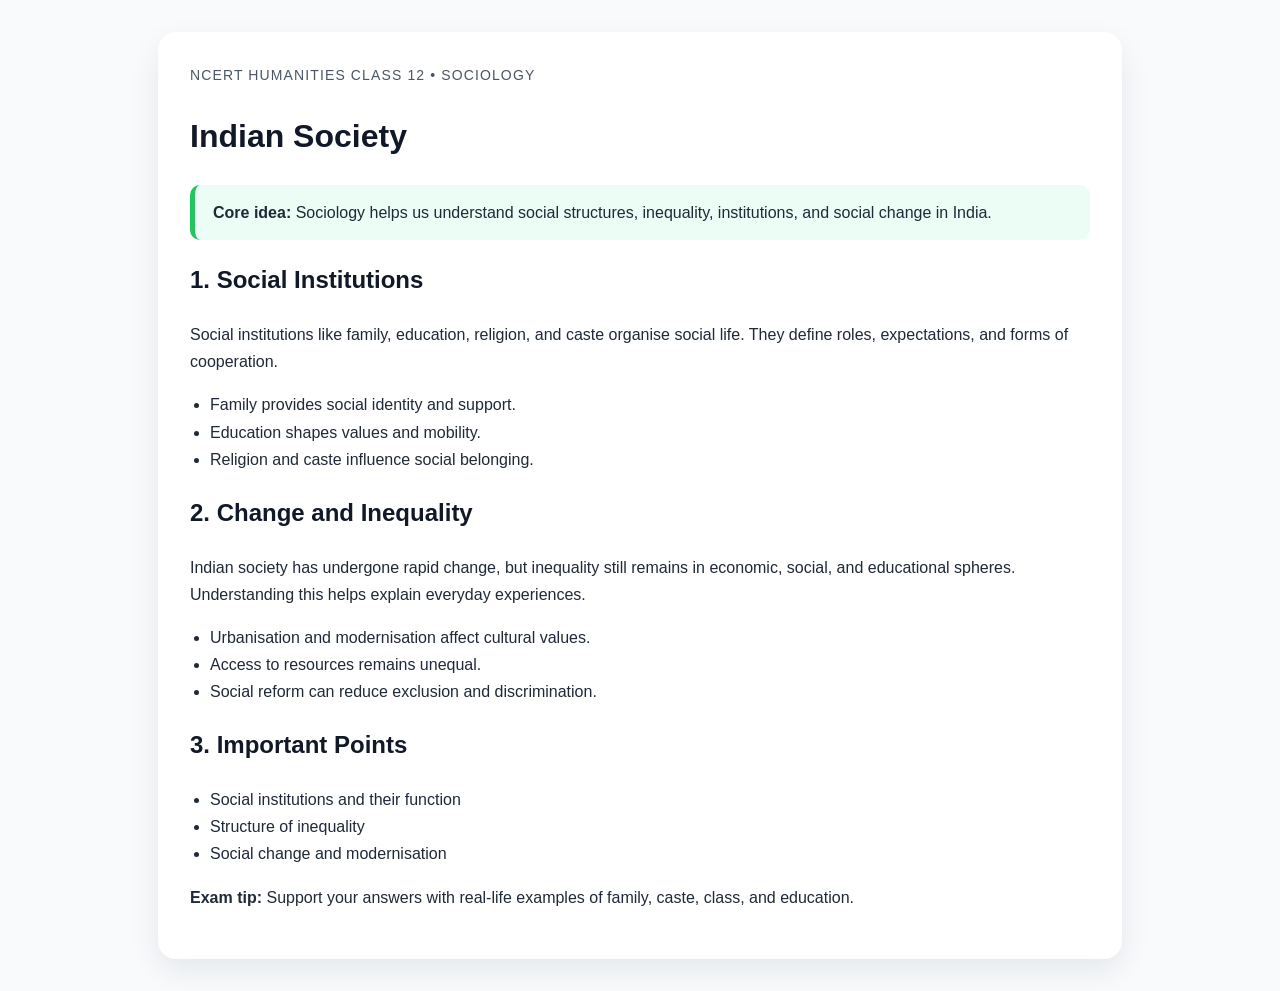
<file: notes/sociology.html>
<!DOCTYPE html>
<html lang="en">
  <head>
    <meta charset="UTF-8" />
    <meta name="viewport" content="width=device-width, initial-scale=1.0" />
    <title>Sociology Notes</title>
    <style>
      body { font-family: Arial, sans-serif; margin: 32px; line-height: 1.7; color: #1f2937; background: #f8fafc; }
      .container { max-width: 900px; margin: 0 auto; background: white; padding: 32px; border-radius: 18px; box-shadow: 0 12px 30px rgba(15,23,42,.08); }
      h1, h2, h3 { color: #111827; }
      .meta { color: #4b5563; font-size: 14px; text-transform: uppercase; letter-spacing: .08em; }
      ul { padding-left: 20px; }
      .box { background: #ecfdf5; border-left: 5px solid #22c55e; padding: 14px 18px; border-radius: 10px; margin: 20px 0; }
    </style>
  </head>
  <body>
    <div class="container">
      <div class="meta">NCERT Humanities Class 12 • Sociology</div>
      <h1>Indian Society</h1>

      <div class="box">
        <strong>Core idea:</strong> Sociology helps us understand social structures, inequality, institutions, and social change in India.
      </div>

      <h2>1. Social Institutions</h2>
      <p>Social institutions like family, education, religion, and caste organise social life. They define roles, expectations, and forms of cooperation.</p>
      <ul>
        <li>Family provides social identity and support.</li>
        <li>Education shapes values and mobility.</li>
        <li>Religion and caste influence social belonging.</li>
      </ul>

      <h2>2. Change and Inequality</h2>
      <p>Indian society has undergone rapid change, but inequality still remains in economic, social, and educational spheres. Understanding this helps explain everyday experiences.</p>
      <ul>
        <li>Urbanisation and modernisation affect cultural values.</li>
        <li>Access to resources remains unequal.</li>
        <li>Social reform can reduce exclusion and discrimination.</li>
      </ul>

      <h2>3. Important Points</h2>
      <ul>
        <li>Social institutions and their function</li>
        <li>Structure of inequality</li>
        <li>Social change and modernisation</li>
      </ul>

      <p><strong>Exam tip:</strong> Support your answers with real-life examples of family, caste, class, and education.</p>
    </div>
  </body>
</html>
</file>
<file: style.css>
:root {
  --bg: #f4f7fb;
  --bg-soft: #eef4ff;
  --panel: rgba(255, 255, 255, 0.92);
  --card: #ffffff;
  --primary: #3b82f6;
  --primary-dark: #1d4ed8;
  --secondary: #0f172a;
  --muted: #64748b;
  --border: rgba(148, 163, 184, 0.22);
  --history: linear-gradient(135deg, #f59e0b, #f97316);
  --geography: linear-gradient(135deg, #10b981, #14b8a6);
  --polity: linear-gradient(135deg, #6366f1, #8b5cf6);
  --economics: linear-gradient(135deg, #ec4899, #f43f5e);
  --sociology: linear-gradient(135deg, #22c55e, #84cc16);
  --shadow: 0 18px 40px rgba(15, 23, 42, 0.08);
}

* { box-sizing: border-box; }
html { scroll-behavior: smooth; }
body {
  margin: 0;
  font-family: "Inter", sans-serif;
  background: radial-gradient(circle at top, #f9fbff 0%, var(--bg) 42%, #edf4fb 100%);
  color: var(--secondary);
}

a { text-decoration: none; }
button, input, select { font: inherit; }

.topbar {
  width: min(1180px, calc(100% - 32px));
  margin: 20px auto 0;
  padding: 16px 20px;
  display: flex;
  align-items: center;
  justify-content: space-between;
  background: rgba(255, 255, 255, 0.72);
  border: 1px solid var(--border);
  border-radius: 18px;
  box-shadow: var(--shadow);
  backdrop-filter: blur(12px);
}

.brand {
  display: flex;
  align-items: center;
  gap: 10px;
  font-weight: 800;
  letter-spacing: -0.04em;
}

.brand-mark {
  display: grid;
  place-items: center;
  width: 34px;
  height: 34px;
  border-radius: 12px;
  color: white;
  background: linear-gradient(135deg, var(--primary), var(--primary-dark));
  box-shadow: 0 12px 22px rgba(59, 130, 246, 0.35);
}

.nav { display: flex; align-items: center; gap: 26px; }
.nav a { color: var(--muted); font-weight: 600; }

.cta, .primary-btn, .secondary-btn, .ghost-btn, .mode-btn, .subject-card button {
  transition: transform 0.2s ease, box-shadow 0.2s ease;
}

.cta, .primary-btn {
  display: inline-flex;
  align-items: center;
  justify-content: center;
  padding: 12px 18px;
  border-radius: 12px;
  background: linear-gradient(135deg, var(--primary), var(--primary-dark));
  color: white;
  font-weight: 700;
  box-shadow: 0 12px 25px rgba(59, 130, 246, 0.22);
}

.secondary-btn, .ghost-btn {
  display: inline-flex;
  padding: 12px 18px;
  border-radius: 12px;
  color: var(--secondary);
  background: rgba(255, 255, 255, 0.75);
  border: 1px solid var(--border);
  font-weight: 600;
}

.cta:hover, .primary-btn:hover, .secondary-btn:hover, .ghost-btn:hover, .mode-btn:hover, .subject-card button:hover {
  transform: translateY(-1px);
}

.hero {
  width: min(1180px, calc(100% - 32px));
  margin: 48px auto 0;
  display: grid;
  grid-template-columns: 1.1fr 0.9fr;
  align-items: center;
  gap: 28px;
}

.eyebrow {
  margin: 0 0 16px;
  color: var(--primary-dark);
  font-weight: 700;
  letter-spacing: 0.14em;
  text-transform: uppercase;
  font-size: 0.75rem;
}

.hero-copy h1 {
  margin: 0;
  font-size: clamp(2.5rem, 5vw, 4.6rem);
  letter-spacing: -0.065em;
  line-height: 1.02;
}

.hero-text {
  max-width: 620px;
  margin: 20px 0 0;
  font-size: 1.08rem;
  color: var(--muted);
  line-height: 1.75;
}

.hero-actions {
  margin-top: 28px;
  display: flex;
  gap: 14px;
  flex-wrap: wrap;
}

.stats {
  margin-top: 38px;
  display: flex;
  gap: 24px;
  flex-wrap: wrap;
}

.stats div {
  min-width: 120px;
  display: flex;
  flex-direction: column;
  gap: 6px;
}

.stats strong {
  font-size: 1.7rem;
  letter-spacing: -0.06em;
}

.stats span { color: var(--muted); font-size: 0.88rem; }

.hero-panel {
  background: linear-gradient(180deg, rgba(255, 255, 255, 0.9), rgba(238, 244, 255, 0.9));
  border: 1px solid var(--border);
  border-radius: 28px;
  padding: 26px;
  box-shadow: var(--shadow);
}

.book-stack { position: relative; height: 260px; }
.stack-book {
  position: absolute;
  inset: auto 0 0 0;
  margin: 0 auto;
  width: min(260px, 78%);
  height: 190px;
  display: grid;
  place-items: center;
  border-radius: 18px;
  color: white;
  font-weight: 800;
  letter-spacing: -0.04em;
  font-size: 1.5rem;
  box-shadow: 0 16px 35px rgba(15, 23, 42, 0.18);
}

.stack-book.history { background: var(--history); transform: rotate(-14deg) translate(-30px, 14px); }
.stack-book.geography { background: var(--geography); transform: rotate(10deg) translate(18px, 6px); }
.stack-book.polity { background: var(--polity); transform: rotate(-4deg) translate(0, 0); }

.quote-card {
  margin-top: 18px;
  padding: 18px 20px;
  border-radius: 16px;
  background: rgba(255, 255, 255, 0.8);
  border: 1px solid var(--border);
}

.quote-card p {
  margin: 0;
  color: var(--muted);
  line-height: 1.7;
}

.search-wrapper {
  width: min(1180px, calc(100% - 32px));
  margin: 36px auto 0;
}

.search-box {
  display: flex;
  align-items: center;
  gap: 12px;
  background: rgba(255, 255, 255, 0.78);
  border: 1px solid var(--border);
  padding: 12px 16px;
  border-radius: 14px;
  min-width: min(100%, 340px);
}

.search-box.full-width { min-width: 100%; }
.search-box span { font-weight: 700; color: var(--muted); }
.search-box input {
  width: 100%;
  border: none;
  background: transparent;
  outline: none;
  color: var(--secondary);
}

.suggestions {
  list-style: none;
  padding: 0;
  margin: 12px 0 0;
  display: flex;
  flex-wrap: wrap;
  gap: 10px;
}

.suggestions li {
  cursor: pointer;
  padding: 8px 12px;
  border-radius: 999px;
  background: rgba(59, 130, 246, 0.07);
  color: var(--primary-dark);
  font-weight: 600;
}

.subjects-grid {
  width: min(1180px, calc(100% - 32px));
  margin: 30px auto 0;
  display: grid;
  grid-template-columns: repeat(5, minmax(0, 1fr));
  gap: 18px;
}

.subject-card {
  background: rgba(255,255,255,0.8);
  border: 1px solid var(--border);
  border-radius: 24px;
  overflow: hidden;
  box-shadow: 0 10px 20px rgba(15,23,42,0.04);
}

.subject-card .cover {
  min-height: 140px;
  display: grid;
  place-items: center;
  font-size: 1.3rem;
  color: white;
  font-weight: 800;
  letter-spacing: -0.05em;
}

.subject-card .cover.history { background: var(--history); }
.subject-card .cover.geography { background: var(--geography); }
.subject-card .cover.politics { background: var(--polity); }
.subject-card .cover.economics { background: var(--economics); }
.subject-card .cover.sociology { background: var(--sociology); }
.subject-card .cover.hindi { background: linear-gradient(135deg, #d97706, #b45309); }
.subject-card .cover.english { background: linear-gradient(135deg, #0f766e, #0e7490); }
.subject-card .cover.yoga { background: linear-gradient(135deg, #65a30d, #15803d); }

.subject-card-content { padding: 18px 16px 16px; }
.subject-card h3 {
  margin: 0 0 8px;
  font-size: 1.18rem;
  letter-spacing: -0.04em;
}
.subject-card p {
  margin: 0 0 14px;
  color: var(--muted);
  line-height: 1.6;
  min-height: 48px;
}
.subject-card button {
  width: 100%;
  border: none;
  background: rgba(59, 130, 246, 0.08);
  color: var(--primary-dark);
  border-radius: 10px;
  padding: 10px 12px;
  font-weight: 700;
  cursor: pointer;
}

.book-shelf-section {
  width: min(1180px, calc(100% - 32px));
  margin: 42px auto 0;
}

.book-shelf-grid {
  display: grid;
  grid-template-columns: repeat(3, minmax(0, 1fr));
  gap: 14px;
  margin-top: 20px;
}

.book-shelf-item {
  min-width: 0;
  display: flex;
  flex-direction: column;
  justify-content: space-between;
  gap: 18px;
  padding: 18px;
  background: rgba(255,255,255,0.82);
  border: 1px solid var(--border);
  border-radius: 16px;
}

.book-shelf-item span {
  color: var(--muted);
  font-size: 0.78rem;
  font-weight: 700;
  text-transform: uppercase;
}

.book-shelf-item h3 {
  margin: 8px 0 0;
  font-size: 1.05rem;
  line-height: 1.45;
}

.book-shelf-actions, .book-actions {
  display: flex;
  flex-wrap: wrap;
  gap: 10px;
}

.book-shelf-actions a, .book-actions a {
  display: inline-flex;
  padding: 9px 12px;
  border-radius: 9px;
  background: rgba(59, 130, 246, 0.08);
  color: var(--primary-dark);
  font-weight: 700;
}

.book-context { color: var(--muted); }

.study-panel {
  width: min(1180px, calc(100% - 32px));
  margin: 42px auto 0;
  background: rgba(255,255,255,0.8);
  border: 1px solid var(--border);
  border-radius: 22px;
  box-shadow: var(--shadow);
  padding: 24px;
}

.panel-header {
  display: flex;
  align-items: center;
  justify-content: space-between;
  gap: 12px;
}

.panel-header h2 {
  margin: 0;
  font-size: clamp(1.6rem, 2vw, 2.3rem);
  letter-spacing: -0.06em;
}

.mode-tabs {
  margin-top: 18px;
  display: flex;
  flex-wrap: wrap;
  gap: 10px;
}

.mode-btn {
  border: 1px solid var(--border);
  background: white;
  border-radius: 999px;
  padding: 9px 14px;
  font-weight: 700;
  cursor: pointer;
}

.mode-btn.active {
  background: linear-gradient(135deg, var(--primary), var(--primary-dark));
  border-color: transparent;
  color: white;
}

.study-controls {
  margin-top: 20px;
  display: grid;
  grid-template-columns: repeat(2, minmax(0, 1fr));
  gap: 16px;
}

.study-controls label {
  display: flex;
  flex-direction: column;
  gap: 8px;
  color: var(--muted);
  font-weight: 600;
}

.study-controls select,
.study-controls input {
  padding: 12px 14px;
  border-radius: 12px;
  border: 1px solid var(--border);
  background: white;
  color: var(--secondary);
}

.field-hint { color: var(--muted); font-size: 0.82rem; font-weight: 500; line-height: 1.5; }
.field-hint.matched { color: #15803d; }
.field-hint.unmatched { color: #b45309; }

.content-area {
  margin-top: 24px;
  background: #f8fbff;
  border: 1px solid var(--border);
  border-radius: 18px;
  padding: 22px;
}

.content-area h3 {
  margin-top: 0;
  font-size: 1.5rem;
  letter-spacing: -0.05em;
}

.notes-heading { display: flex; align-items: center; justify-content: space-between; gap: 16px; }
.notes-heading .eyebrow { margin-bottom: 8px; }
.notes-heading h3 { margin-bottom: 0; }
.selected-book { margin: 8px 0 0; color: var(--muted); font-weight: 600; }
.draft-note { color: #92400e; background: #fffbeb; border: 1px solid #fde68a; border-radius: 10px; padding: 10px 12px; line-height: 1.55; }
.notes-reader { display: grid; gap: 18px; margin-top: 18px; }
.notes-page { min-height: 680px; padding: 42px 48px; background: #fff; border: 1px solid var(--border); box-shadow: 0 8px 20px rgba(15,23,42,0.05); }
.notes-page h4 { margin: 18px 0; font-size: 1.35rem; }
.notes-page p { color: #334155; line-height: 1.8; margin: 0 0 16px; }
.page-number { color: var(--muted); font-size: 0.75rem; font-weight: 700; }
.chapter-empty-state { max-width: 680px; padding: 18px 4px; }
.chapter-empty-state h3 { margin-bottom: 8px; }
.chapter-empty-state p { color: var(--muted); line-height: 1.75; }

.book-list, .question-list { display: grid; gap: 12px; margin-top: 14px; }
.book-item, .question-item {
  background: white;
  border: 1px solid var(--border);
  border-radius: 12px;
  padding: 12px 14px;
}
.book-item a {
  display: inline-flex;
  color: var(--primary-dark);
  font-weight: 700;
}

.quick-actions {
  width: min(1180px, calc(100% - 32px));
  margin: 36px auto 48px;
  display: grid;
  grid-template-columns: repeat(2, minmax(0, 1fr));
  gap: 20px;
}

.quick-box {
  background: rgba(255,255,255,0.8);
  border: 1px solid var(--border);
  border-radius: 18px;
  padding: 22px 20px;
  box-shadow: 0 10px 20px rgba(15,23,42,0.04);
}
.quick-box h3 { margin-top: 0; }
.quick-box p { color: var(--muted); line-height: 1.7; }

@media (max-width: 980px) {
  .subjects-grid { grid-template-columns: repeat(2, minmax(0, 1fr)); }
  .book-shelf-grid { grid-template-columns: repeat(2, minmax(0, 1fr)); }
  .hero { grid-template-columns: 1fr; }
}

@media (max-width: 640px) {
  .topbar { flex-wrap: wrap; justify-content: center; gap: 12px; }
  .nav { width: 100%; justify-content: center; flex-wrap: wrap; }
  .subjects-grid, .book-shelf-grid, .study-controls, .quick-actions { grid-template-columns: 1fr; }
  .panel-header { flex-direction: column; align-items: flex-start; }
  .notes-heading { align-items: flex-start; flex-direction: column; }
  .notes-page { min-height: 0; padding: 26px 22px; }
}

@media print {
  body * { visibility: hidden; }
  .notes-reader, .notes-reader * { visibility: visible; }
  .notes-reader { position: absolute; inset: 0; }
  .notes-page { min-height: 0; height: 100vh; box-shadow: none; border: 0; break-after: page; }
}

/* Editorial library refresh */
:root {
  --bg: #f6f3ec;
  --bg-soft: #ede8dc;
  --panel: #fffdf8;
  --card: #fffdf8;
  --primary: #1f6657;
  --primary-dark: #164b40;
  --secondary: #222b27;
  --muted: #69736d;
  --border: rgba(45, 61, 53, 0.14);
  --history: linear-gradient(145deg, #c97c4d, #a94d39);
  --geography: linear-gradient(145deg, #5e9785, #286653);
  --polity: linear-gradient(145deg, #667d9c, #394d70);
  --economics: linear-gradient(145deg, #c37b78, #96515f);
  --sociology: linear-gradient(145deg, #8a9b65, #526a43);
  --shadow: 0 18px 45px rgba(48, 52, 44, 0.08);
}

body {
  background: var(--bg);
  color: var(--secondary);
  font-family: "Inter", sans-serif;
  line-height: 1.55;
}

body::before {
  content: "";
  position: absolute;
  z-index: -1;
  inset: 0 0 auto;
  height: 680px;
  background: radial-gradient(ellipse at 78% 10%, #e6ddc8 0, transparent 40%), linear-gradient(180deg, #f1eee5, #f6f3ec 84%);
}

.topbar, .hero, .search-wrapper, .subjects-grid, .book-shelf-section,
.study-panel, .quick-actions { width: min(1240px, calc(100% - 56px)); }

.topbar {
  margin-top: 18px;
  padding: 12px 16px 12px 20px;
  border-radius: 16px;
  background: rgba(255, 253, 248, 0.86);
  box-shadow: 0 5px 20px rgba(48, 52, 44, 0.04);
  backdrop-filter: blur(16px);
}

.brand { gap: 11px; font-size: .95rem; letter-spacing: -.03em; }
.brand-mark {
  width: 36px; height: 36px; border-radius: 11px;
  background: var(--primary-dark); box-shadow: none;
  font-family: Georgia, serif; font-size: 1.1rem;
}
.nav { gap: 30px; }
.nav a { font-size: .86rem; transition: color .2s ease; }
.nav a:hover { color: var(--primary-dark); }
.cta, .primary-btn {
  background: var(--primary-dark); box-shadow: none; border-radius: 9px;
  padding: 11px 16px; font-size: .88rem;
}
.secondary-btn, .ghost-btn { border-radius: 9px; background: transparent; padding: 10px 15px; font-size: .88rem; }

.hero {
  margin-top: 72px;
  margin-bottom: 0;
  grid-template-columns: 1.12fr .88fr;
  gap: clamp(32px, 6vw, 86px);
}
.hero-copy { padding: 6px 0 12px; }
.eyebrow { color: var(--primary); font-size: .68rem; letter-spacing: .19em; margin-bottom: 18px; }
.hero-copy h1, .section-heading h2, .panel-header h2 {
  font-family: Georgia, "Times New Roman", serif;
  font-weight: 500; letter-spacing: -.055em;
}
.hero-copy h1 { max-width: 700px; font-size: clamp(3.2rem, 6vw, 5.8rem); line-height: .98; }
.hero-text { max-width: 590px; margin-top: 22px; color: #5f6a64; font-size: 1rem; line-height: 1.8; }
.hero-actions { margin-top: 30px; gap: 11px; }
.hero-actions .primary-btn, .hero-actions .secondary-btn { padding: 13px 18px; }
.stats { margin-top: 46px; gap: 0; }
.stats div { min-width: 120px; padding-right: 24px; margin-right: 24px; border-right: 1px solid var(--border); }
.stats div:last-child { border: 0; }
.stats strong { color: var(--primary-dark); font-family: Georgia, serif; font-size: 1.85rem; font-weight: 500; }
.stats span { color: var(--muted); font-size: .76rem; }

.hero-panel {
  position: relative; min-height: 390px; display: flex; flex-direction: column; justify-content: flex-end;
  padding: 28px; overflow: hidden; border-radius: 5px 38px 5px 38px;
  background: #e9e1d2; border: 0; box-shadow: 0 20px 55px rgba(68, 59, 43, .12);
}
.hero-panel::before, .hero-panel::after { content: ""; position: absolute; border: 1px solid rgba(255,255,255,.5); border-radius: 50%; pointer-events: none; }
.hero-panel::before { width: 360px; height: 360px; top: -150px; right: -40px; }
.hero-panel::after { width: 280px; height: 280px; top: -110px; right: 0; }
.book-stack { z-index: 1; height: 278px; margin-top: 10px; }
.stack-book {
  width: min(235px, 70%); height: 205px; border-radius: 4px 15px 15px 4px;
  font-family: Georgia, serif; font-size: 1.6rem; font-weight: 500; letter-spacing: -.04em;
  box-shadow: 10px 18px 24px rgba(40, 39, 31, .18), inset 7px 0 0 rgba(255,255,255,.16);
}
.stack-book.history { transform: rotate(-13deg) translate(-42px, 10px); }
.stack-book.geography { transform: rotate(11deg) translate(32px, 1px); }
.stack-book.polity { transform: rotate(-2deg) translate(0, 0); }
.quote-card { z-index: 2; margin: 0; padding: 15px 17px; border-radius: 3px 12px 3px 12px; background: rgba(255,253,248,.9); border: 0; }
.quote-card p { color: #46544c; font-family: Georgia, serif; font-size: .92rem; line-height: 1.55; }

.search-wrapper { margin-top: 52px; }
.search-box { padding: 10px 16px; border-radius: 10px; background: var(--panel); border-color: var(--border); box-shadow: 0 4px 18px rgba(48,52,44,.035); }
.search-box span { color: var(--primary-dark); font-size: .84rem; white-space: nowrap; }
.search-box input { padding: 5px 0; }
.search-box input::placeholder { color: #a1a7a0; }
.suggestions { gap: 8px; }
.suggestions li { padding: 7px 11px; border: 1px solid rgba(31,102,87,.12); background: rgba(31,102,87,.05); color: var(--primary-dark); font-size: .78rem; }

.subjects-grid { margin-top: 26px; grid-template-columns: repeat(4, minmax(0, 1fr)); gap: 16px; }
.subjects-grid::before {
  content: "Choose a subject";
  grid-column: 1 / -1;
  margin: 5px 0 2px;
  color: var(--secondary);
  font-family: Georgia, "Times New Roman", serif;
  font-size: clamp(1.7rem, 3vw, 2.35rem);
  letter-spacing: -.045em;
}
.subject-card { border-radius: 5px 19px 5px 19px; background: var(--panel); border-color: var(--border); box-shadow: 0 7px 24px rgba(48,52,44,.045); transition: transform .22s ease, box-shadow .22s ease; }
.subject-card:hover { transform: translateY(-4px); box-shadow: 0 15px 30px rgba(48,52,44,.1); }
.subject-card .cover { min-height: 126px; justify-items: start; align-items: end; padding: 17px 18px; font-family: Georgia, serif; font-size: 1.55rem; font-weight: 500; letter-spacing: -.04em; }
.subject-card-content { padding: 16px 17px 17px; }
.subject-card h3 { font-family: Georgia, serif; font-weight: 500; font-size: 1.18rem; }
.subject-card p { min-height: 44px; font-size: .84rem; line-height: 1.55; }
.subject-card button { border-radius: 7px; background: #edf3ed; color: var(--primary-dark); font-size: .8rem; }

.book-shelf-section, .study-panel { margin-top: 70px; }
.section-heading { display: flex; align-items: end; justify-content: space-between; }
.section-heading .eyebrow { margin-bottom: 8px; }
.section-heading h2, .panel-header h2 { margin: 0; font-size: clamp(2rem, 3.5vw, 3rem); }
.book-shelf-grid { margin-top: 22px; gap: 13px; }
.book-shelf-item { padding: 17px; border-radius: 5px 15px 5px 15px; background: rgba(255,253,248,.8); }
.book-shelf-item span { color: var(--primary); font-size: .68rem; letter-spacing: .09em; }
.book-shelf-item h3 { font-family: Georgia, serif; font-size: 1.08rem; font-weight: 500; }
.book-shelf-actions a, .book-actions a { border-radius: 7px; background: #edf3ed; color: var(--primary-dark); font-size: .8rem; }

.study-panel { padding: clamp(20px, 4vw, 36px); border-radius: 5px 24px 5px 24px; background: var(--panel); border-color: var(--border); box-shadow: 0 12px 38px rgba(48,52,44,.06); }
.mode-tabs { margin-top: 23px; padding-bottom: 15px; border-bottom: 1px solid var(--border); gap: 7px; }
.mode-btn { border-color: transparent; background: transparent; color: var(--muted); border-radius: 7px; padding: 9px 13px; font-size: .82rem; }
.mode-btn.active { background: #eaf1eb; color: var(--primary-dark); border-color: transparent; }
.study-controls { margin-top: 20px; gap: 18px; }
.study-controls label { color: #57645d; font-size: .8rem; }
.study-controls select, .study-controls input { border-color: var(--border); border-radius: 8px; background: #fff; padding: 11px 12px; }
.field-hint { font-size: .74rem; }
.content-area { margin-top: 22px; padding: clamp(18px, 3vw, 28px); border-radius: 5px 16px 5px 16px; background: #f7f6f0; }
.content-area h3 { font-family: Georgia, serif; font-weight: 500; }
.notes-page { border-radius: 3px 12px 3px 12px; border-color: var(--border); }
.quick-actions { margin-top: 36px; margin-bottom: 70px; gap: 15px; }
.quick-box { padding: 24px; border-radius: 5px 18px 5px 18px; background: #e9e1d2; border: 0; box-shadow: none; }
.quick-box:nth-child(2) { background: #e7ede5; }
.quick-box h3 { font-family: Georgia, serif; font-size: 1.35rem; font-weight: 500; }
.quick-box p { max-width: 460px; font-size: .88rem; }

:focus-visible { outline: 3px solid rgba(31,102,87,.4); outline-offset: 3px; }
button, a { -webkit-tap-highlight-color: transparent; }

@media (max-width: 980px) {
  .hero { margin-top: 52px; }
  .subjects-grid { grid-template-columns: repeat(2, minmax(0, 1fr)); }
}
@media (max-width: 640px) {
  .topbar, .hero, .search-wrapper, .subjects-grid, .book-shelf-section, .study-panel, .quick-actions { width: min(100% - 32px, 540px); }
  .topbar { justify-content: space-between; padding: 10px 12px; }
  .nav { gap: 10px 18px; font-size: .8rem; }
  .nav a { font-size: .78rem; }
  .topbar .cta { display: none; }
  .hero { margin-top: 42px; gap: 28px; }
  .hero-copy h1 { font-size: clamp(3rem, 13vw, 4.2rem); }
  .hero-text { font-size: .93rem; }
  .stats { margin-top: 32px; }
  .stats div { min-width: 0; flex: 1; padding-right: 10px; margin-right: 10px; }
  .stats strong { font-size: 1.55rem; }
  .stats span { font-size: .68rem; }
  .hero-panel { min-height: 340px; padding: 20px; }
  .book-stack { height: 230px; }
  .stack-book { height: 170px; font-size: 1.3rem; }
  .search-wrapper { margin-top: 38px; }
  .search-box { align-items: flex-start; flex-direction: column; gap: 4px; }
  .subjects-grid { gap: 12px; }
  .subject-card .cover { min-height: 105px; font-size: 1.22rem; }
  .subject-card-content { padding: 13px; }
  .subject-card h3 { font-size: 1.05rem; }
  .subject-card p { min-height: 0; font-size: .76rem; }
  .book-shelf-grid { grid-template-columns: 1fr; }
  .book-shelf-section, .study-panel { margin-top: 52px; }
  .mode-tabs { overflow-x: auto; flex-wrap: nowrap; }
  .mode-btn { white-space: nowrap; }
  .quick-actions { margin-bottom: 42px; }
}

@media (prefers-reduced-motion: reduce) {
  *, *::before, *::after { scroll-behavior: auto !important; transition-duration: .01ms !important; animation-duration: .01ms !important; }
}
</file>
<file: ai/style.css>
/* =========================================
   RESET
========================================= */

* {
    margin: 0;
    padding: 0;
    box-sizing: border-box;
}


html {
    scroll-behavior: smooth;
}


body {
    font-family:
        Inter,
        Arial,
        Helvetica,
        sans-serif;

    background: #07070a;

    color: #ffffff;

    min-height: 100vh;
}


/* =========================================
   VARIABLES
========================================= */

:root {

    --background: #07070a;

    --card: #101014;

    --card-light: #15151b;

    --border: #24242c;

    --text: #ffffff;

    --muted: #9999a6;

    --purple: #8b5cf6;

    --purple-light: #a78bfa;

    --green: #35d07f;
}


/* =========================================
   NAVBAR
========================================= */

.navbar {

    height: 72px;

    padding: 0 6%;

    display: flex;

    align-items: center;

    justify-content: space-between;

    border-bottom: 1px solid var(--border);

    background: rgba(7, 7, 10, 0.9);

    position: sticky;

    top: 0;

    z-index: 100;

    backdrop-filter: blur(15px);
}


.logo {

    display: flex;

    align-items: center;

    gap: 10px;

    font-size: 20px;

    font-weight: 800;
}


.logo-icon {

    width: 34px;

    height: 34px;

    display: flex;

    align-items: center;

    justify-content: center;

    border-radius: 9px;

    background: linear-gradient(
        135deg,
        #8b5cf6,
        #6d28d9
    );

    box-shadow:
        0 0 25px rgba(139, 92, 246, 0.25);
}


.purple {
    color: var(--purple-light);
}


.nav-links {

    display: flex;

    gap: 35px;
}


.nav-links a {

    color: #aaaab4;

    text-decoration: none;

    font-size: 14px;

    transition: 0.25s;
}


.nav-links a:hover {

    color: white;
}


.nav-right {

    display: flex;

    align-items: center;

    gap: 12px;
}


.credits-btn {

    padding: 9px 14px;

    background: #15151b;

    color: #ddd;

    border: 1px solid var(--border);

    border-radius: 8px;

    cursor: pointer;
}


.login-btn {

    padding: 9px 18px;

    border: none;

    border-radius: 8px;

    background: white;

    color: black;

    font-weight: 600;

    cursor: pointer;
}


/* =========================================
   HERO
========================================= */

.hero {

    position: relative;

    min-height: 700px;

    padding: 100px 20px;

    display: flex;

    justify-content: center;

    overflow: hidden;
}


.hero-background {

    position: absolute;

    width: 700px;

    height: 500px;

    background: #7c3aed;

    opacity: 0.07;

    filter: blur(130px);

    border-radius: 50%;

    top: 0;

    left: 50%;

    transform: translateX(-50%);
}


.hero-content {

    width: 100%;

    max-width: 920px;

    position: relative;

    z-index: 2;

    text-align: center;
}


.badge {

    display: inline-flex;

    align-items: center;

    gap: 8px;

    padding: 8px 15px;

    border: 1px solid #31264a;

    background: #120e1d;

    color: #b99aff;

    border-radius: 30px;

    font-size: 11px;

    font-weight: 700;

    letter-spacing: 1px;

    margin-bottom: 25px;
}


h1 {

    font-size: clamp(45px, 7vw, 72px);

    line-height: 1.04;

    letter-spacing: -3px;

    margin-bottom: 25px;
}


h1 span {

    display: block;

    background: linear-gradient(
        90deg,
        #a78bfa,
        #7c3aed
    );

    -webkit-background-clip: text;

    background-clip: text;

    color: transparent;
}


.hero-description {

    max-width: 650px;

    margin: auto;

    color: var(--muted);

    font-size: 18px;

    line-height: 1.7;
}


/* =========================================
   CREATOR CARD
========================================= */

.creator-card {

    margin-top: 50px;

    padding: 26px;

    background: rgba(16, 16, 20, 0.95);

    border: 1px solid var(--border);

    border-radius: 18px;

    text-align: left;

    box-shadow:
        0 30px 80px rgba(0, 0, 0, 0.45);
}


.creator-header {

    display: flex;

    align-items: center;

    justify-content: space-between;

    margin-bottom: 25px;
}


.creator-header h2 {

    font-size: 20px;

    margin-bottom: 5px;
}


.creator-header p {

    color: #777783;

    font-size: 13px;
}


.ai-status {

    display: flex;

    align-items: center;

    gap: 7px;

    font-size: 12px;

    color: #7ee9ac;

    background: #0e1c14;

    padding: 7px 10px;

    border-radius: 20px;

    border: 1px solid #193925;
}


.status-dot {

    width: 7px;

    height: 7px;

    background: var(--green);

    border-radius: 50%;

    box-shadow: 0 0 10px var(--green);
}


/* =========================================
   PROMPT
========================================= */

.prompt-section label {

    display: block;

    font-size: 13px;

    font-weight: 600;

    margin-bottom: 9px;
}


textarea {

    width: 100%;

    min-height: 150px;

    resize: vertical;

    padding: 16px;

    background: #09090c;

    border: 1px solid #292932;

    border-radius: 12px;

    outline: none;

    color: white;

    font-size: 15px;

    line-height: 1.6;

    font-family: inherit;

    transition: 0.25s;
}


textarea::placeholder {

    color: #555560;
}


textarea:focus {

    border-color: var(--purple);

    box-shadow:
        0 0 0 3px rgba(139, 92, 246, 0.08);
}


.prompt-bottom {

    display: flex;

    justify-content: space-between;

    margin-top: 8px;

    color: #5f5f69;

    font-size: 11px;
}


.example-btn {

    border: none;

    background: transparent;

    color: #a78bfa;

    cursor: pointer;

    font-size: 12px;
}


/* =========================================
   OPTIONS
========================================= */

.options-grid {

    display: grid;

    grid-template-columns:
        repeat(3, 1fr);

    gap: 15px;

    margin-top: 23px;
}


.input-group label {

    display: block;

    color: #aaaab4;

    font-size: 12px;

    margin-bottom: 8px;
}


select {

    width: 100%;

    padding: 12px;

    background: #09090c;

    color: white;

    border: 1px solid #292932;

    border-radius: 9px;

    outline: none;

    cursor: pointer;
}


select:focus {

    border-color: var(--purple);
}


/* =========================================
   GENERATE BUTTON
========================================= */

.generate-btn {

    width: 100%;

    margin-top: 25px;

    padding: 16px;

    border: none;

    border-radius: 10px;

    color: white;

    background:
        linear-gradient(
            100deg,
            #7c3aed,
            #8b5cf6
        );

    font-size: 15px;

    font-weight: 700;

    cursor: pointer;

    display: flex;

    align-items: center;

    justify-content: center;

    gap: 10px;

    transition: 0.25s;

    box-shadow:
        0 10px 30px rgba(124, 58, 237, 0.2);
}


.generate-btn:hover {

    transform: translateY(-2px);

    box-shadow:
        0 15px 35px rgba(124, 58, 237, 0.3);
}


.generate-btn:disabled {

    opacity: 0.6;

    cursor: not-allowed;

    transform: none;
}


.generate-icon {

    font-size: 18px;
}


.credit-cost {

    font-size: 11px;

    opacity: 0.7;

    margin-left: 8px;
}


.secure-text {

    text-align: center;

    color: #555560;

    font-size: 10px;

    margin-top: 12px;
}


/* =========================================
   RESULT SECTION
========================================= */

.result-section {

    max-width: 920px;

    margin: auto;

    padding: 80px 20px;
}


.section-heading {

    display: flex;

    justify-content: space-between;

    align-items: center;

    margin-bottom: 20px;
}


.section-heading h2 {

    font-size: 25px;

    margin-bottom: 5px;
}


.section-heading p {

    color: #777783;

    font-size: 13px;
}


.clear-btn {

    background: transparent;

    border: 1px solid var(--border);

    color: #999;

    padding: 8px 14px;

    border-radius: 8px;

    cursor: pointer;
}


.video-card {

    width: 100%;

    min-height: 510px;

    background: #0e0e12;

    border: 1px solid var(--border);

    border-radius: 16px;

    display: flex;

    justify-content: center;

    align-items: center;

    overflow: hidden;

    position: relative;
}


/* EMPTY */

.empty-state {

    text-align: center;

    padding: 30px;
}


.empty-icon {

    width: 70px;

    height: 70px;

    margin: auto auto 20px;

    display: flex;

    align-items: center;

    justify-content: center;

    font-size: 30px;

    background: #17171d;

    border: 1px solid #272731;

    border-radius: 18px;
}


.empty-state h3 {

    margin-bottom: 8px;
}


.empty-state p {

    color: #666671;

    font-size: 13px;
}


/* =========================================
   LOADING
========================================= */

.loading-state {

    width: 80%;

    max-width: 500px;

    text-align: center;
}


.loading-spinner {

    width: 55px;

    height: 55px;

    margin: auto auto 25px;

    border: 4px solid #292932;

    border-top-color: var(--purple);

    border-radius: 50%;

    animation: spin 1s linear infinite;
}


@keyframes spin {

    to {
        transform: rotate(360deg);
    }

}


.loading-state h3 {

    margin-bottom: 8px;
}


.loading-state p {

    color: #777783;

    font-size: 13px;
}


.progress-container {

    width: 100%;

    height: 7px;

    margin-top: 25px;

    background: #222229;

    border-radius: 10px;

    overflow: hidden;
}


.progress-bar {

    width: 0%;

    height: 100%;

    background:
        linear-gradient(
            90deg,
            #7c3aed,
            #a78bfa
        );

    transition: width 0.3s;
}


.progress-number {

    display: block;

    margin-top: 10px;

    color: #aaa;

    font-size: 12px;
}


/* =========================================
   VIDEO RESULT
========================================= */

.video-result {

    width: 100%;

    padding: 25px;
}


.fake-video {

    width: 100%;

    aspect-ratio: 16 / 9;

    background:
        radial-gradient(
            circle at 50% 40%,
            #442080,
            #101018 60%,
            #050507
        );

    border-radius: 12px;

    display: flex;

    align-items: center;

    justify-content: center;

    overflow: hidden;
}


.fake-video-content {

    text-align: center;
}


.play-button {

    width: 70px;

    height: 70px;

    margin: auto auto 15px;

    border-radius: 50%;

    background: rgba(255,255,255,0.9);

    color: #111;

    display: flex;

    align-items: center;

    justify-content: center;

    font-size: 22px;

    padding-left: 4px;

    cursor: pointer;
}


.fake-video-content p {

    color: #bbb;

    font-size: 11px;

    letter-spacing: 2px;
}


.result-actions {

    display: flex;

    gap: 10px;

    margin-top: 15px;
}


.download-btn {

    flex: 1;

    padding: 13px;

    border: none;

    border-radius: 9px;

    background: white;

    color: black;

    font-weight: 700;

    cursor: pointer;
}


.secondary-btn {

    padding: 13px 20px;

    border-radius: 9px;

    border: 1px solid var(--border);

    background: #15151a;

    color: white;

    cursor: pointer;
}


/* =========================================
   DETAILS
========================================= */

.video-details {

    margin-top: 15px;

    display: grid;

    grid-template-columns:
        repeat(4, 1fr);

    background: #101014;

    border: 1px solid var(--border);

    border-radius: 12px;

    overflow: hidden;
}


.detail {

    padding: 18px;

    border-right: 1px solid var(--border);
}


.detail:last-child {

    border-right: none;
}


.detail-label {

    display: block;

    color: #666671;

    font-size: 11px;

    margin-bottom: 6px;
}


.detail strong {

    font-size: 13px;
}


/* =========================================
   FEATURES
========================================= */

.features-section {

    max-width: 1100px;

    margin: auto;

    padding: 80px 20px;
}


.section-title {

    text-align: center;

    margin-bottom: 45px;
}


.small-label {

    color: var(--purple-light);

    font-size: 11px;

    letter-spacing: 2px;

    font-weight: bold;
}


.section-title h2 {

    font-size: 34px;

    margin-top: 10px;
}


.features-grid {

    display: grid;

    grid-template-columns:
        repeat(3, 1fr);

    gap: 18px;
}


.feature-card {

    padding: 28px;

    background: #101014;

    border: 1px solid var(--border);

    border-radius: 14px;

    transition: 0.3s;
}


.feature-card:hover {

    transform: translateY(-5px);

    border-color: #3b3150;
}


.feature-icon {

    width: 45px;

    height: 45px;

    border-radius: 10px;

    display: flex;

    align-items: center;

    justify-content: center;

    background: #1b1528;

    color: #a78bfa;

    font-size: 20px;

    margin-bottom: 20px;
}


.feature-card h3 {

    margin-bottom: 10px;
}


.feature-card p {

    color: #777783;

    line-height: 1.6;

    font-size: 13px;
}


/* =========================================
   PROJECTS
========================================= */

.projects-section {

    max-width: 1100px;

    margin: auto;

    padding: 70px 20px 120px;
}


.projects-grid {

    display: grid;

    grid-template-columns:
        repeat(3, 1fr);

    gap: 18px;
}


.project-card {

    background: #101014;

    border: 1px solid var(--border);

    border-radius: 14px;

    overflow: hidden;

    transition: 0.3s;
}


.project-card:hover {

    transform: translateY(-4px);
}


.project-thumbnail {

    height: 180px;

    display: flex;

    align-items: center;

    justify-content: center;

    font-size: 55px;
}


.thumbnail-one {

    background:
        linear-gradient(
            135deg,
            #17102c,
            #36205d
        );
}


.thumbnail-two {

    background:
        linear-gradient(
            135deg,
            #111d32,
            #163d68
        );
}


.thumbnail-three {

    background:
        linear-gradient(
            135deg,
            #281326,
            #602043
        );
}


.project-info {

    padding: 16px;
}


.project-info h3 {

    font-size: 14px;

    margin-bottom: 5px;
}


.project-info p {

    color: #6f6f7a;

    font-size: 11px;
}


/* =========================================
   FOOTER
========================================= */

footer {

    border-top: 1px solid var(--border);

    padding: 45px 20px;

    text-align: center;

    color: #666671;
}


.footer-logo {

    font-size: 18px;

    color: white;

    font-weight: bold;

    margin-bottom: 10px;
}


footer p {

    font-size: 13px;

    margin-bottom: 15px;
}


/* =========================================
   HIDDEN
========================================= */

.hidden {

    display: none !important;
}


/* =========================================
   MOBILE
========================================= */

@media (max-width: 800px) {

    .nav-links {

        display: none;
    }


    .credits-btn {

        display: none;
    }


    .hero {

        padding-top: 70px;
    }


    .options-grid {

        grid-template-columns: 1fr;
    }


    .features-grid {

        grid-template-columns: 1fr;
    }


    .projects-grid {

        grid-template-columns: 1fr;
    }


    .video-details {

        grid-template-columns: 1fr 1fr;
    }


    .detail:nth-child(2) {

        border-right: none;
    }


    .detail:nth-child(1),
    .detail:nth-child(2) {

        border-bottom: 1px solid var(--border);
    }

}


@media (max-width: 500px) {

    .navbar {

        padding: 0 20px;
    }


    .login-btn {

        padding: 8px 12px;
    }


    h1 {

        letter-spacing: -2px;
    }


    .creator-card {

        padding: 18px;
    }


    .creator-header {

        align-items: flex-start;

        gap: 10px;
    }


    .ai-status {

        font-size: 10px;
    }


    .video-card {

        min-height: 350px;
    }


    .video-details {

        grid-template-columns: 1fr;
    }


    .detail {

        border-right: none;

        border-bottom: 1px solid var(--border);
    }


    .detail:last-child {

        border-bottom: none;
    }


    .result-actions {

        flex-direction: column;
    }

}
</file>
